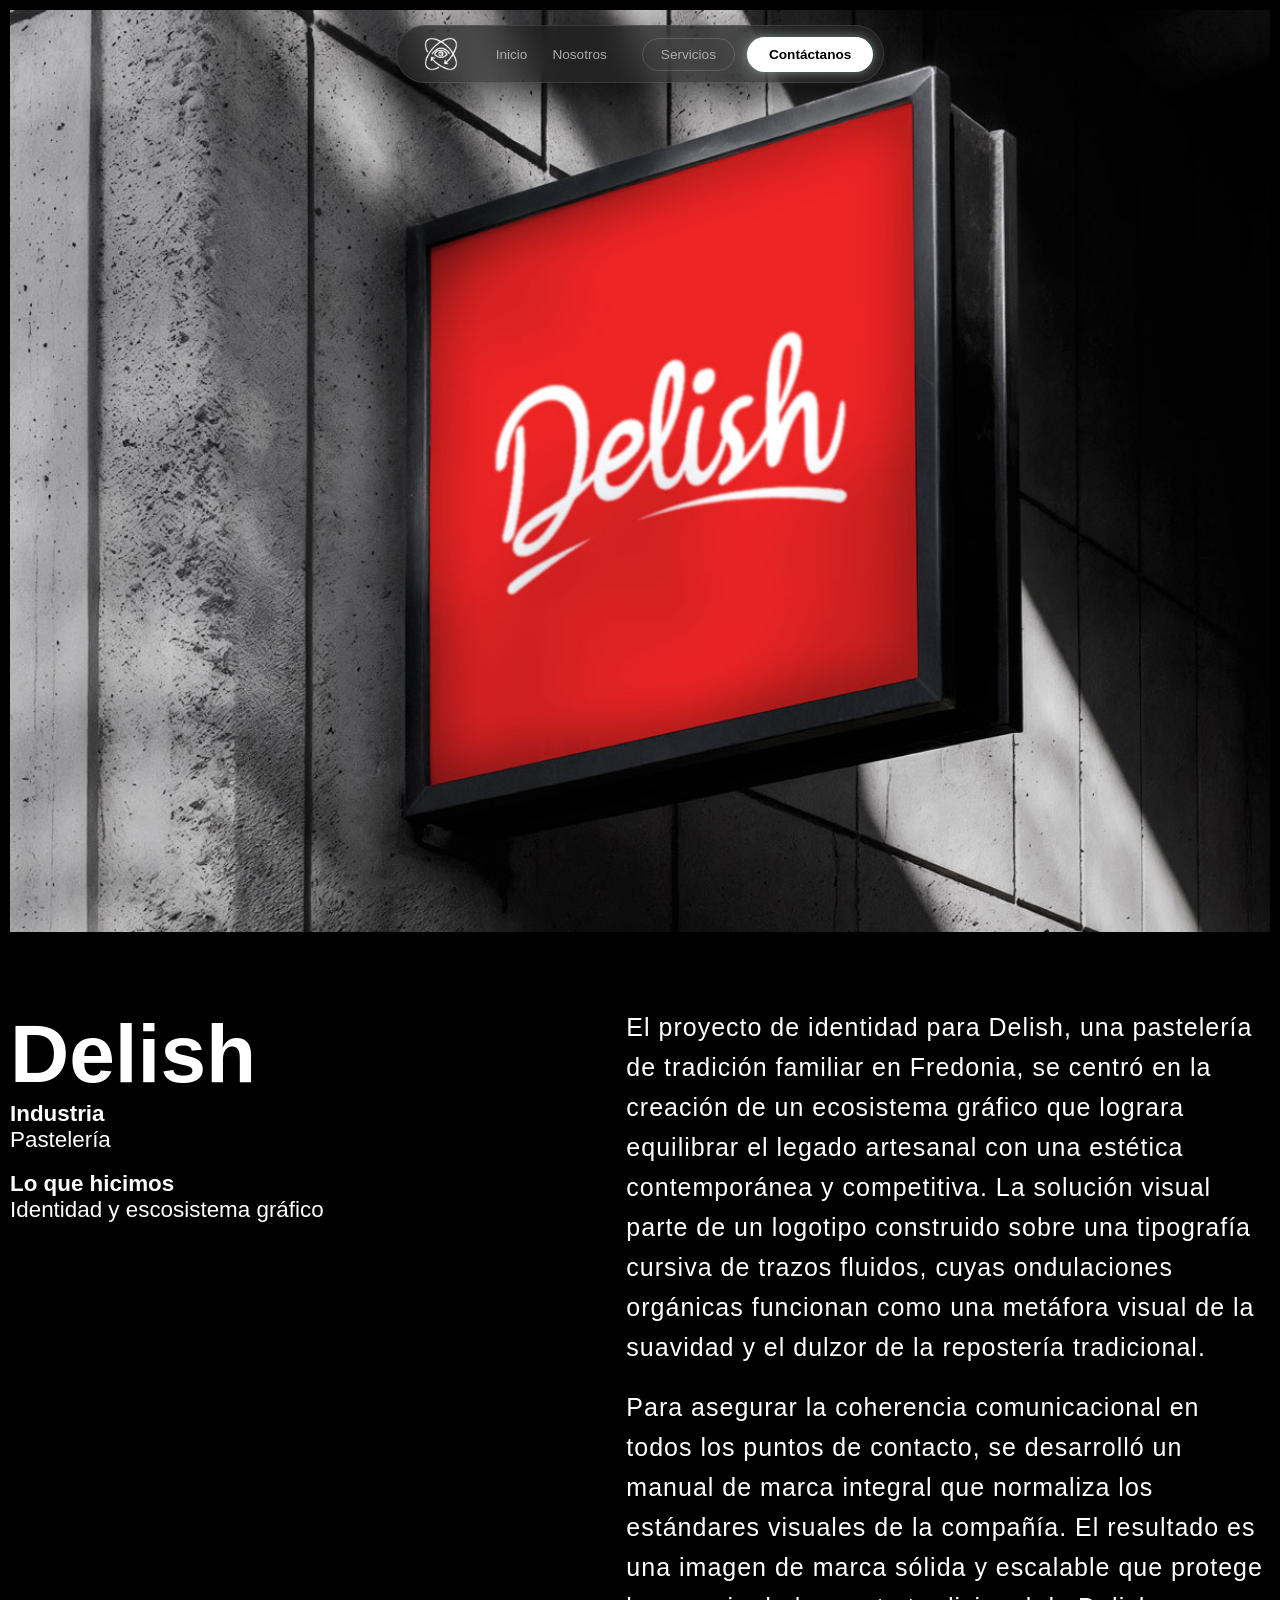
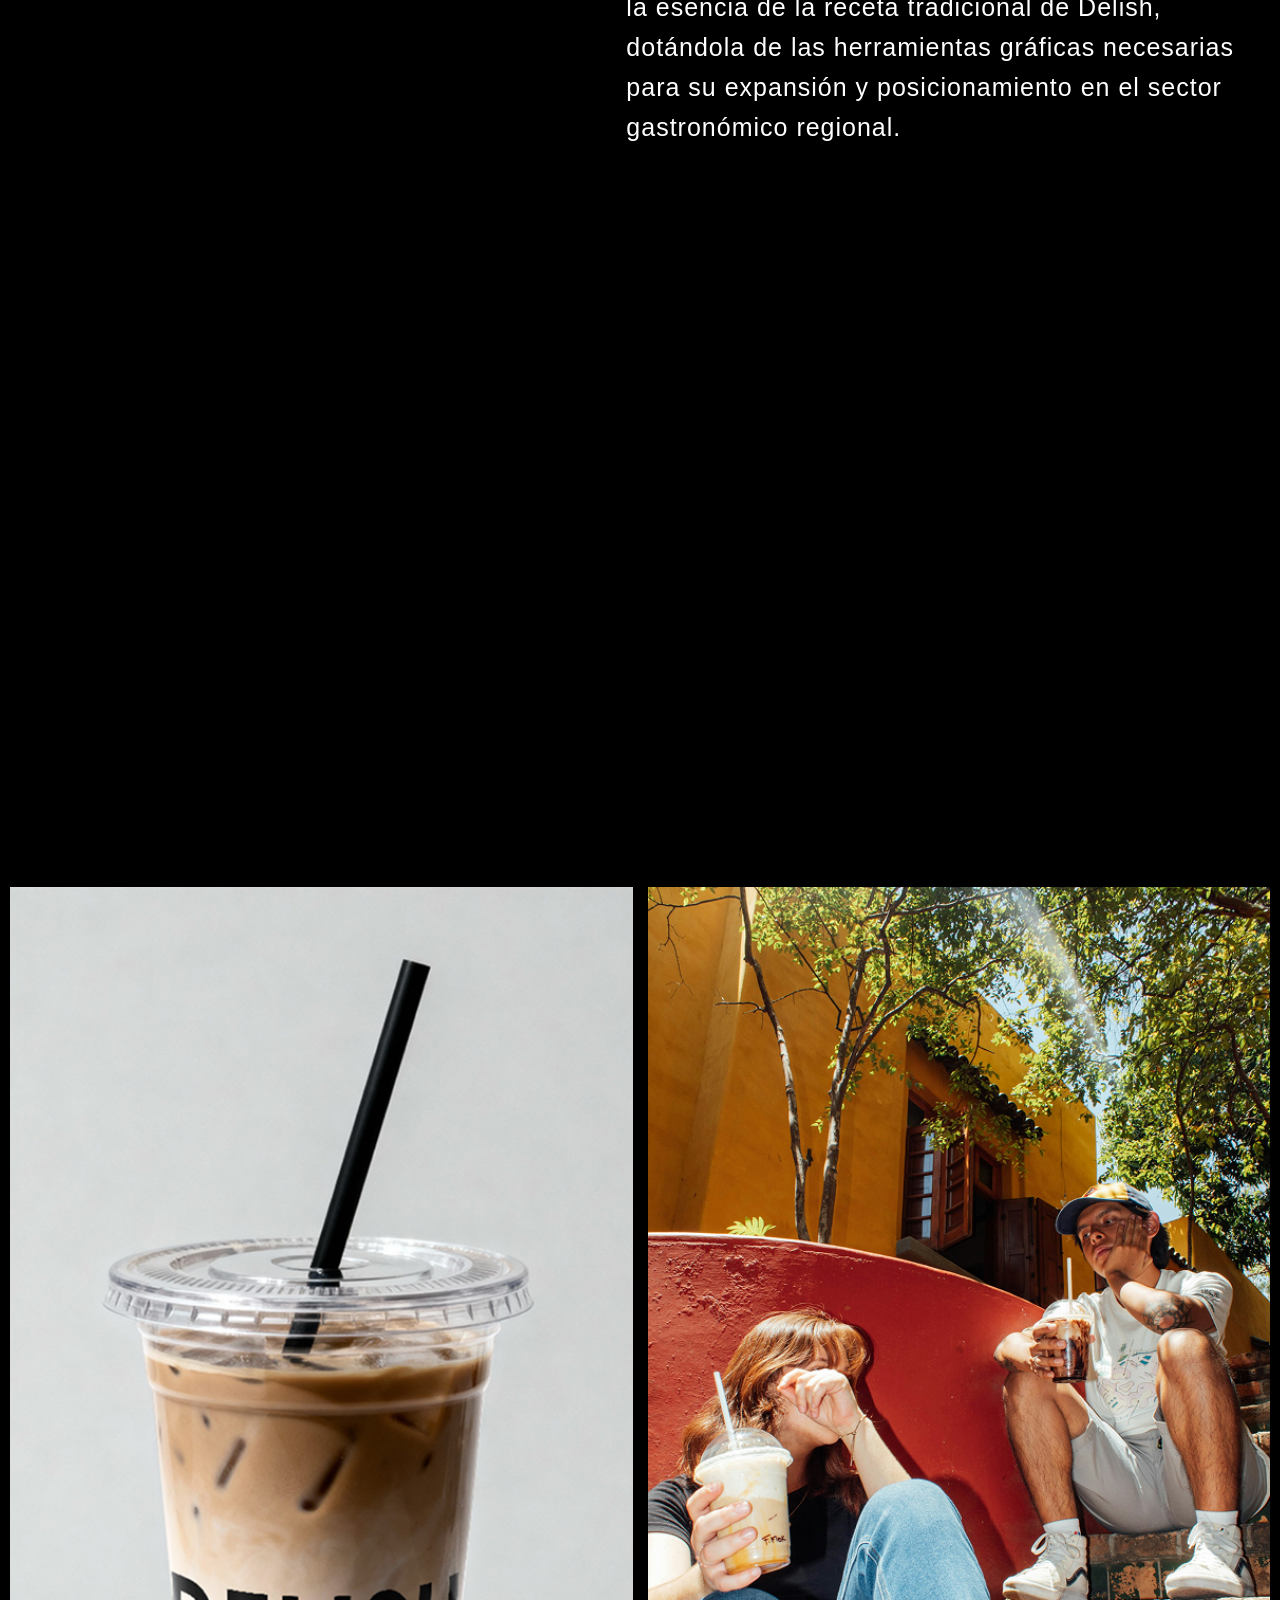
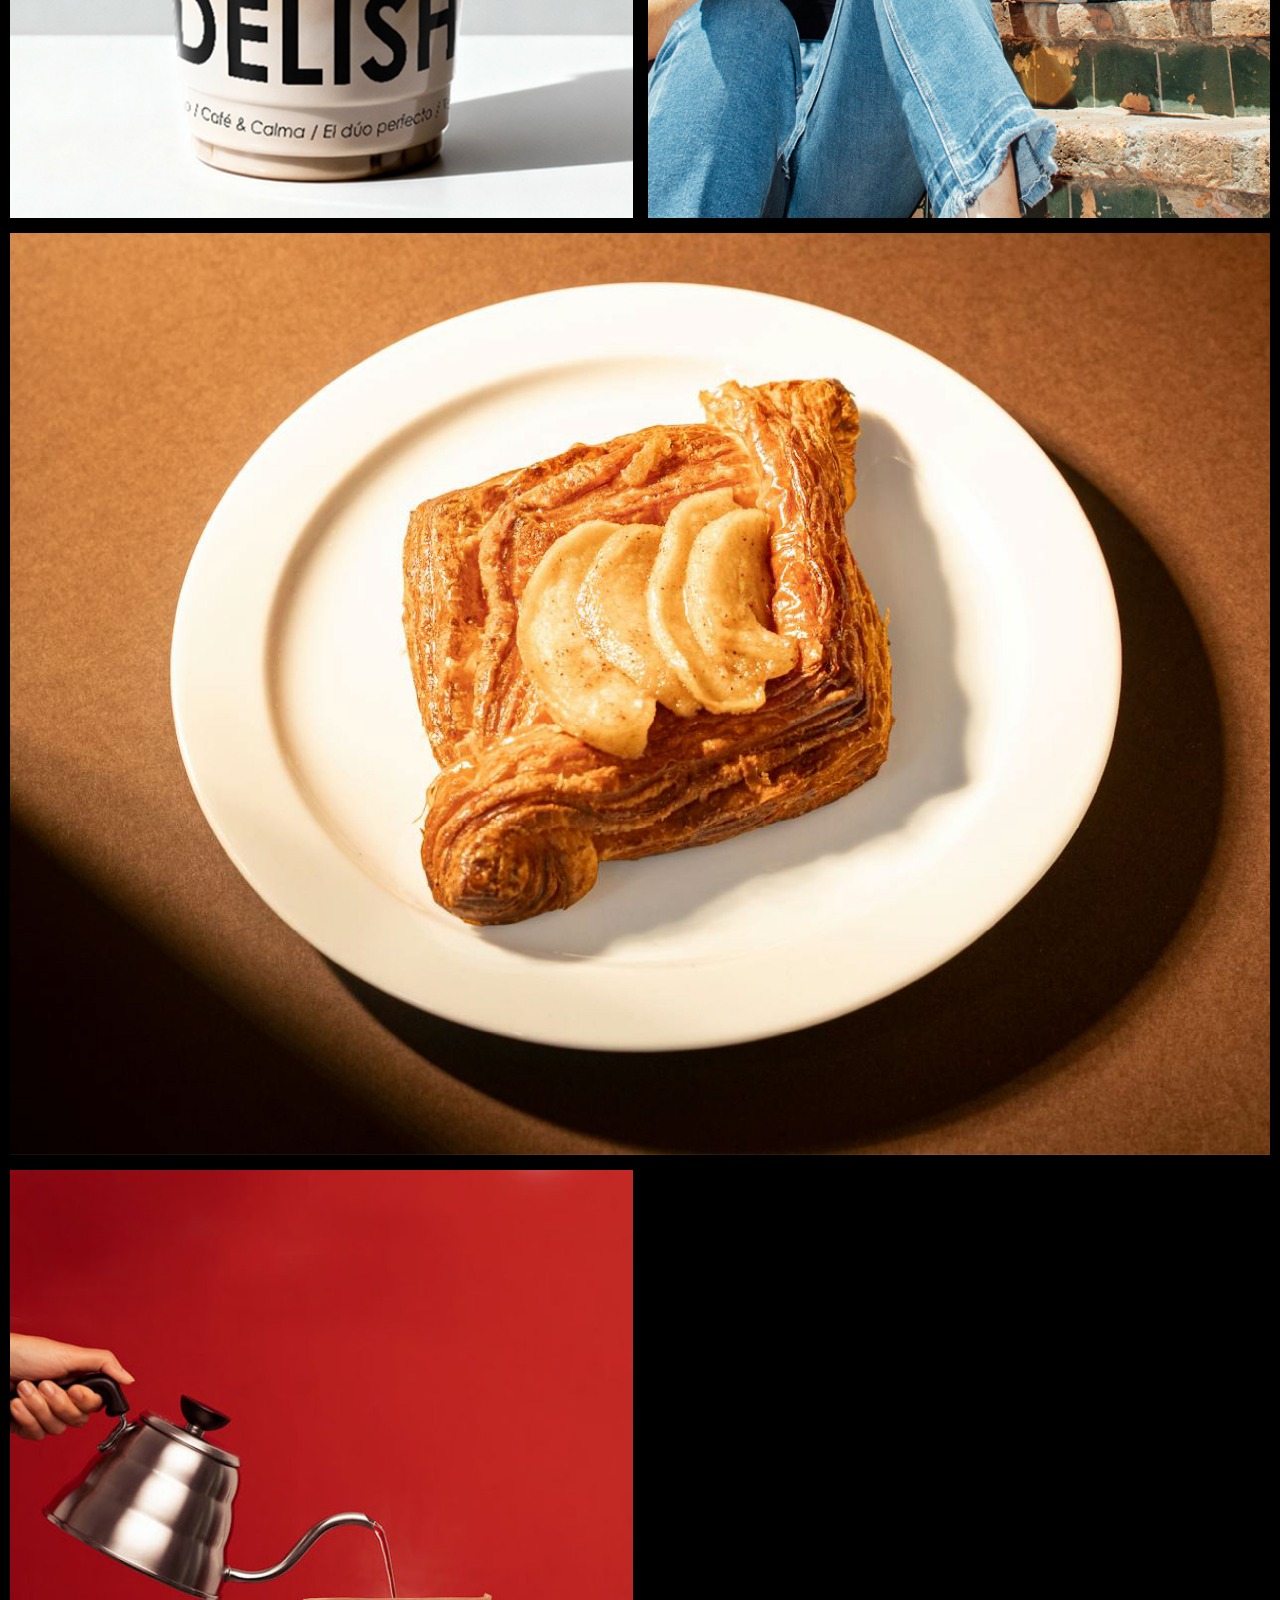
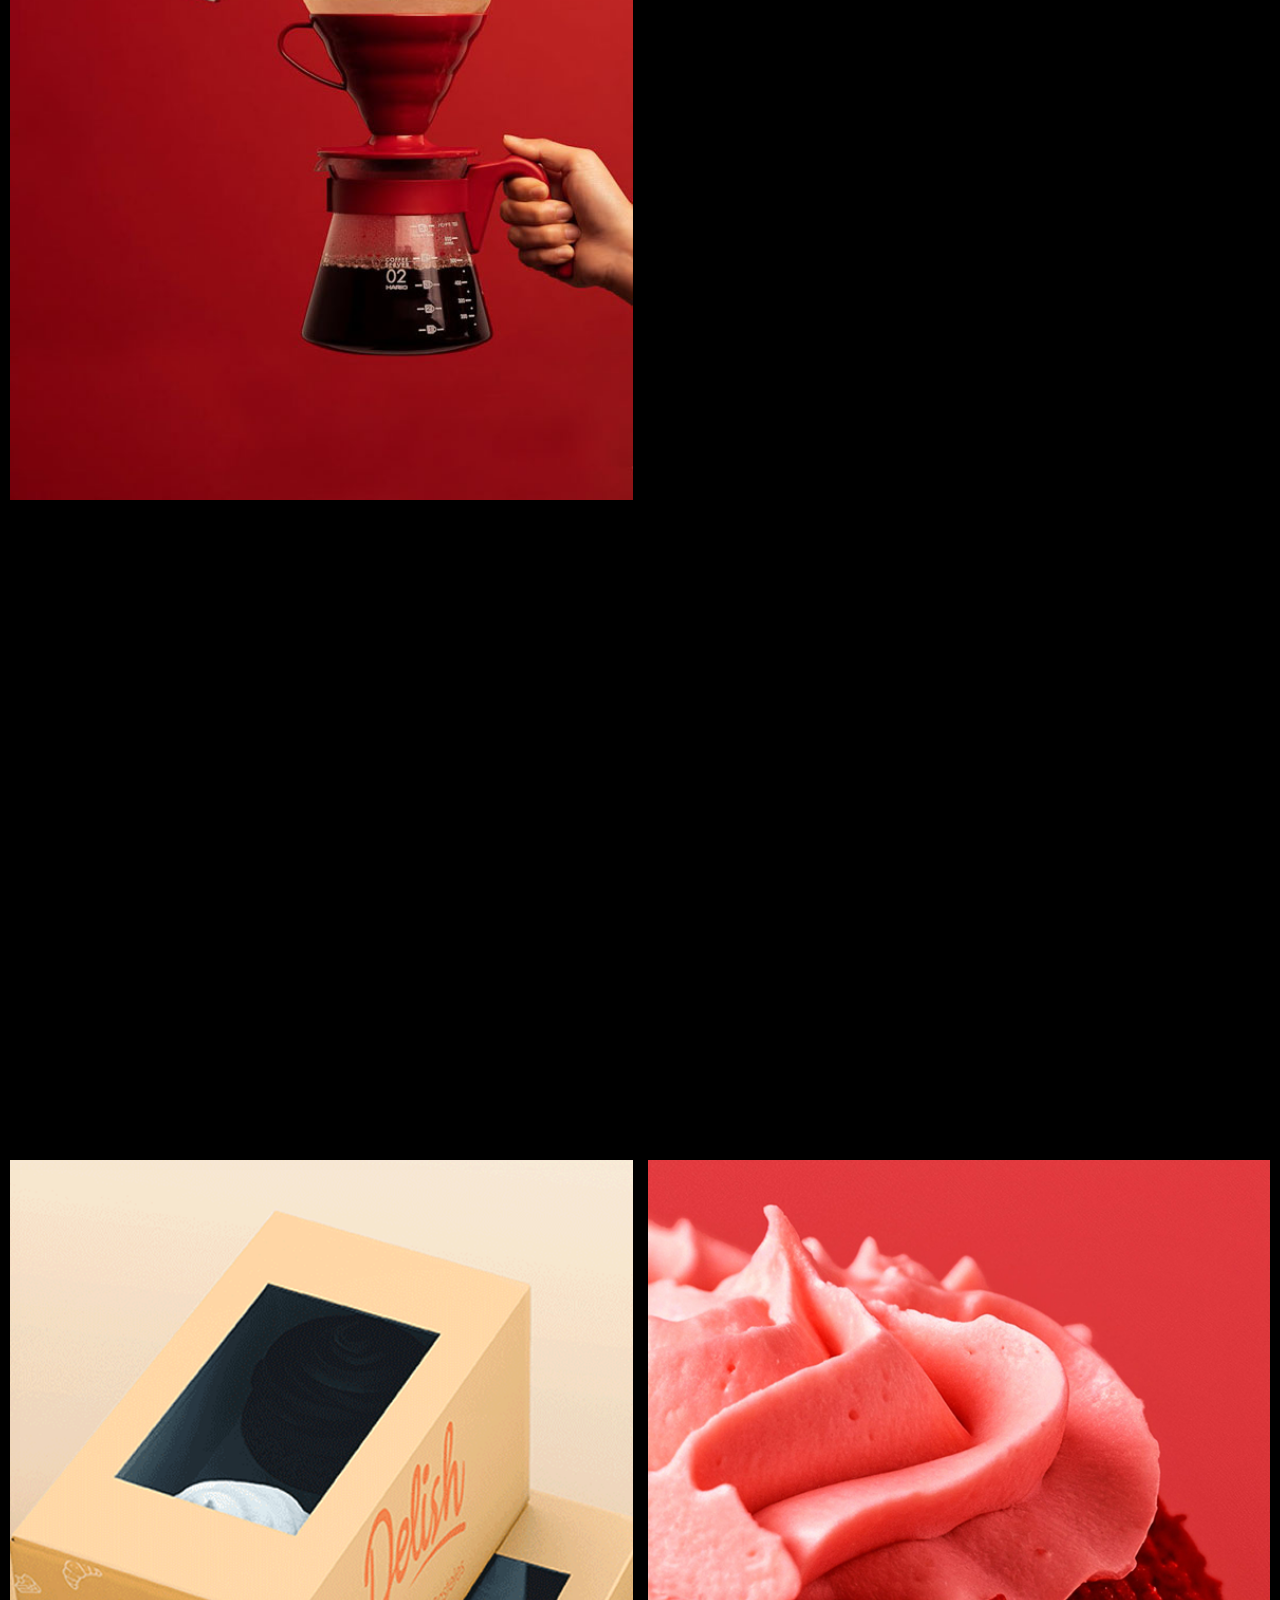
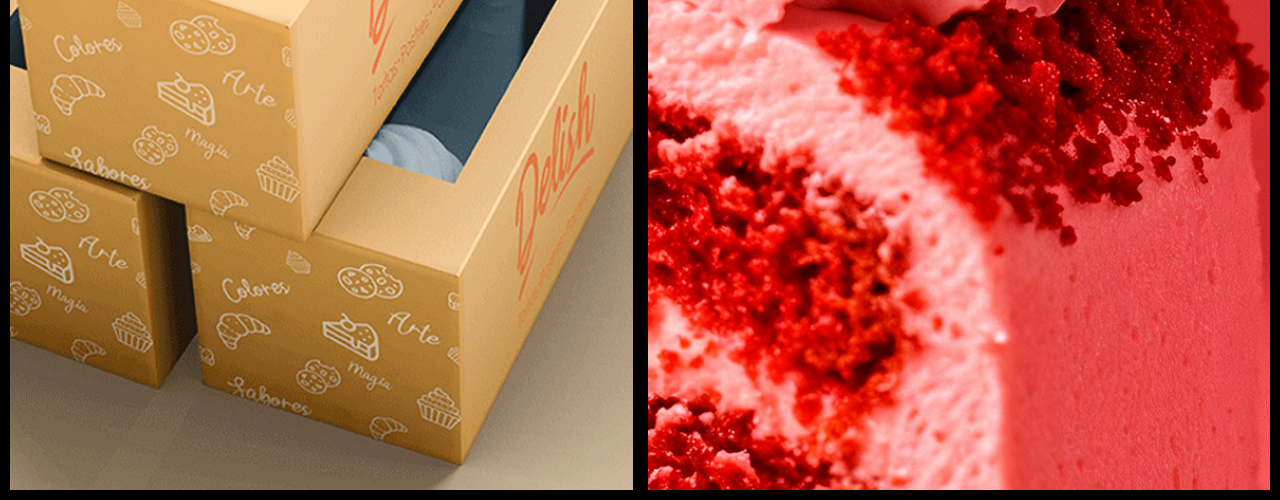
<file: Delish.html>
<!DOCTYPE html>
<html lang="es">

<head>
<meta charset="UTF-8">
<meta name="viewport" content="width=device-width, initial-scale=1.0">

<title>Delish</title>

<link rel="stylesheet" href="css/estilosLaPiloto.css">

</head>

<body>


<header>
    <div class="nav-container">
        <div class="nav-pill">
            <div class="nav-logo">
                <img src="imagenes/icon_1.png" alt="sglow"> </div>
            <nav class="nav-links">
                <a href="https://sglow.com.co/">Inicio</a>
                <a href="https://sglow.com.co/#nosotros">Nosotros</a>
            </nav>
            <div class="nav-actions">
                <a href="https://sglow.com.co/#servicios" class="btn-signin">Servicios</a>
                <a href="https://wa.me/573122334296" class="btn-waitlist">Contáctanos</a>
            </div>
        </div>
    </div>
</header>

<!-- HERO PROYECTO -->

<section class="gallery-container">
        
        <div class="gallery-item item-top">
            <img src="imagenes/Delish_1.jpg" alt="Evento La Piloto, vista general del stand y público">
        </div>

        <div class="gallery-text">
            <div class="gallery-text__left">
                <h1>Delish</h1>
                <p><b>Industria</b></p>
                <p>Pastelería</p><br>
                <p><b>Lo que hicimos</b></p>
                <p>Identidad y escosistema gráfico</p>
            </div>    

            <div class="gallery-text__right">
                
                <p>El proyecto de identidad para Delish, una pastelería de tradición familiar en Fredonia, se centró en la creación de un ecosistema gráfico que lograra equilibrar el legado artesanal con una estética contemporánea y competitiva. La solución visual parte de un logotipo construido sobre una tipografía cursiva de trazos fluidos, cuyas ondulaciones orgánicas funcionan como una metáfora visual de la suavidad y el dulzor de la repostería tradicional.</p>

                <p>Para asegurar la coherencia comunicacional en todos los puntos de contacto, se desarrolló un manual de marca integral que normaliza los estándares visuales de la compañía. El resultado es una imagen de marca sólida y escalable que protege la esencia de la receta tradicional de Delish, dotándola de las herramientas gráficas necesarias para su expansión y posicionamiento en el sector gastronómico regional.</p>
            </div>   
        </div>     

        <div class="gallery-item item-top">
            <video autoplay loop muted playsinline class="video-content">
            <source src="imagenes/delish_2.mp4" type="video/mp4">
            Tu navegador no soporta videos.
        </video>
        </div>

        <div class="gallery-item item-bottom-left">
            <img src="imagenes/Delish_3.jpg" alt="Interior del stand, personas interactuando">
        </div>


        <div class="gallery-item item-bottom-right">
            <img src="imagenes/delish_4.png" alt="Interior del stand, personas interactuando">
        </div>

        <div class="gallery-item item-top">
            <img src="imagenes/delish_5.jpg" alt="Evento La Piloto, vista general del stand y público">
        </div>

        <div class="gallery-item item-bottom-left">
            <img src="imagenes/delish_6.jpg" alt="Cartel La Villa de las Palabras - Salón La Piloto 2023">
        </div>

        <div class="gallery-item item-bottom-right">
            <video autoplay loop muted playsinline class="video-content">
            <source src="imagenes/delish_7.mp4" type="video/mp4">
            Tu navegador no soporta videos.
        </video>
        </div>
        <div class="gallery-item item-top">
        <video autoplay loop muted playsinline class="video-content">
            <source src="imagenes/delish_8.mp4" type="video/mp4">
            Tu navegador no soporta videos.
        </video>
        </div>
        <div class="gallery-item item-bottom-left">
            <img src="imagenes/delish_9.png" alt="Cartel La Villa de las Palabras - Salón La Piloto 2023">
        </div>
        <div class="gallery-item item-bottom-right">
            <img src="imagenes/delish_10.jpg" alt="Interior del stand, personas interactuando">
        </div>
       

    </section>

</body>
</html>
</file>
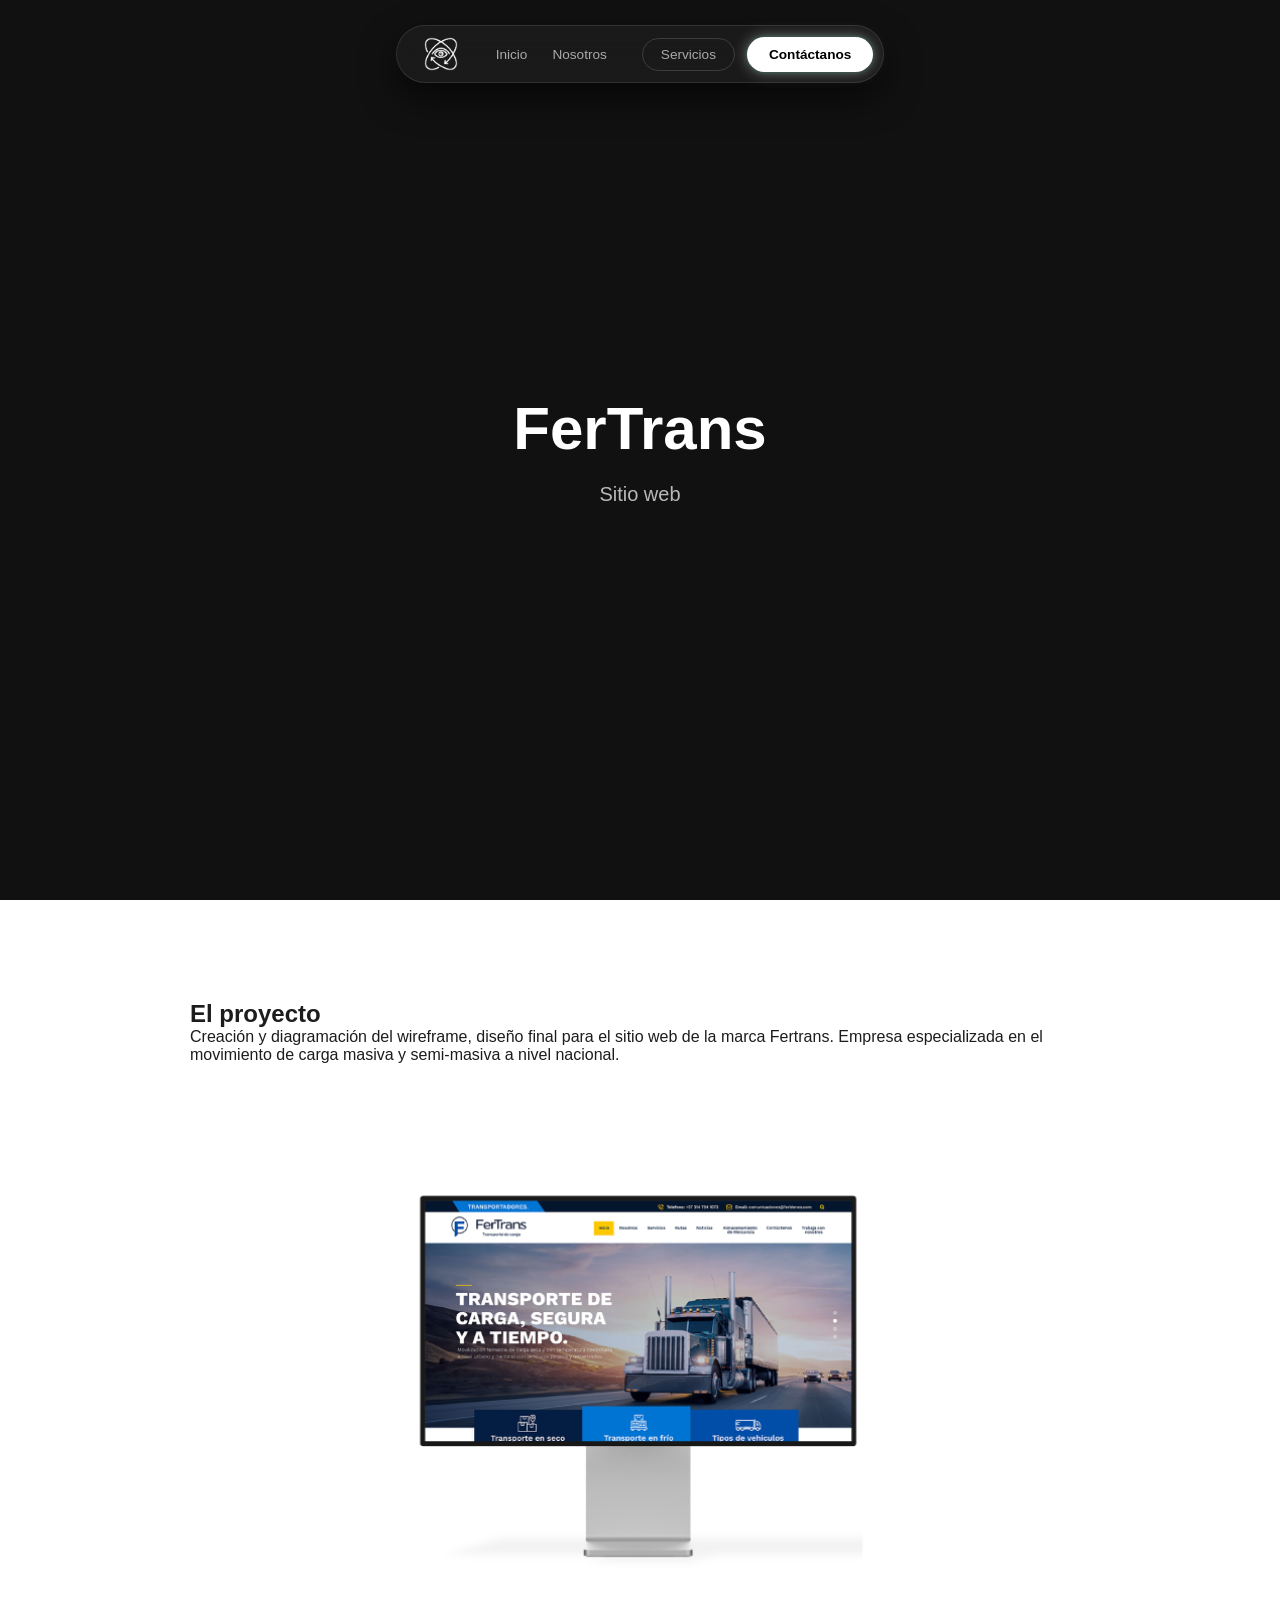
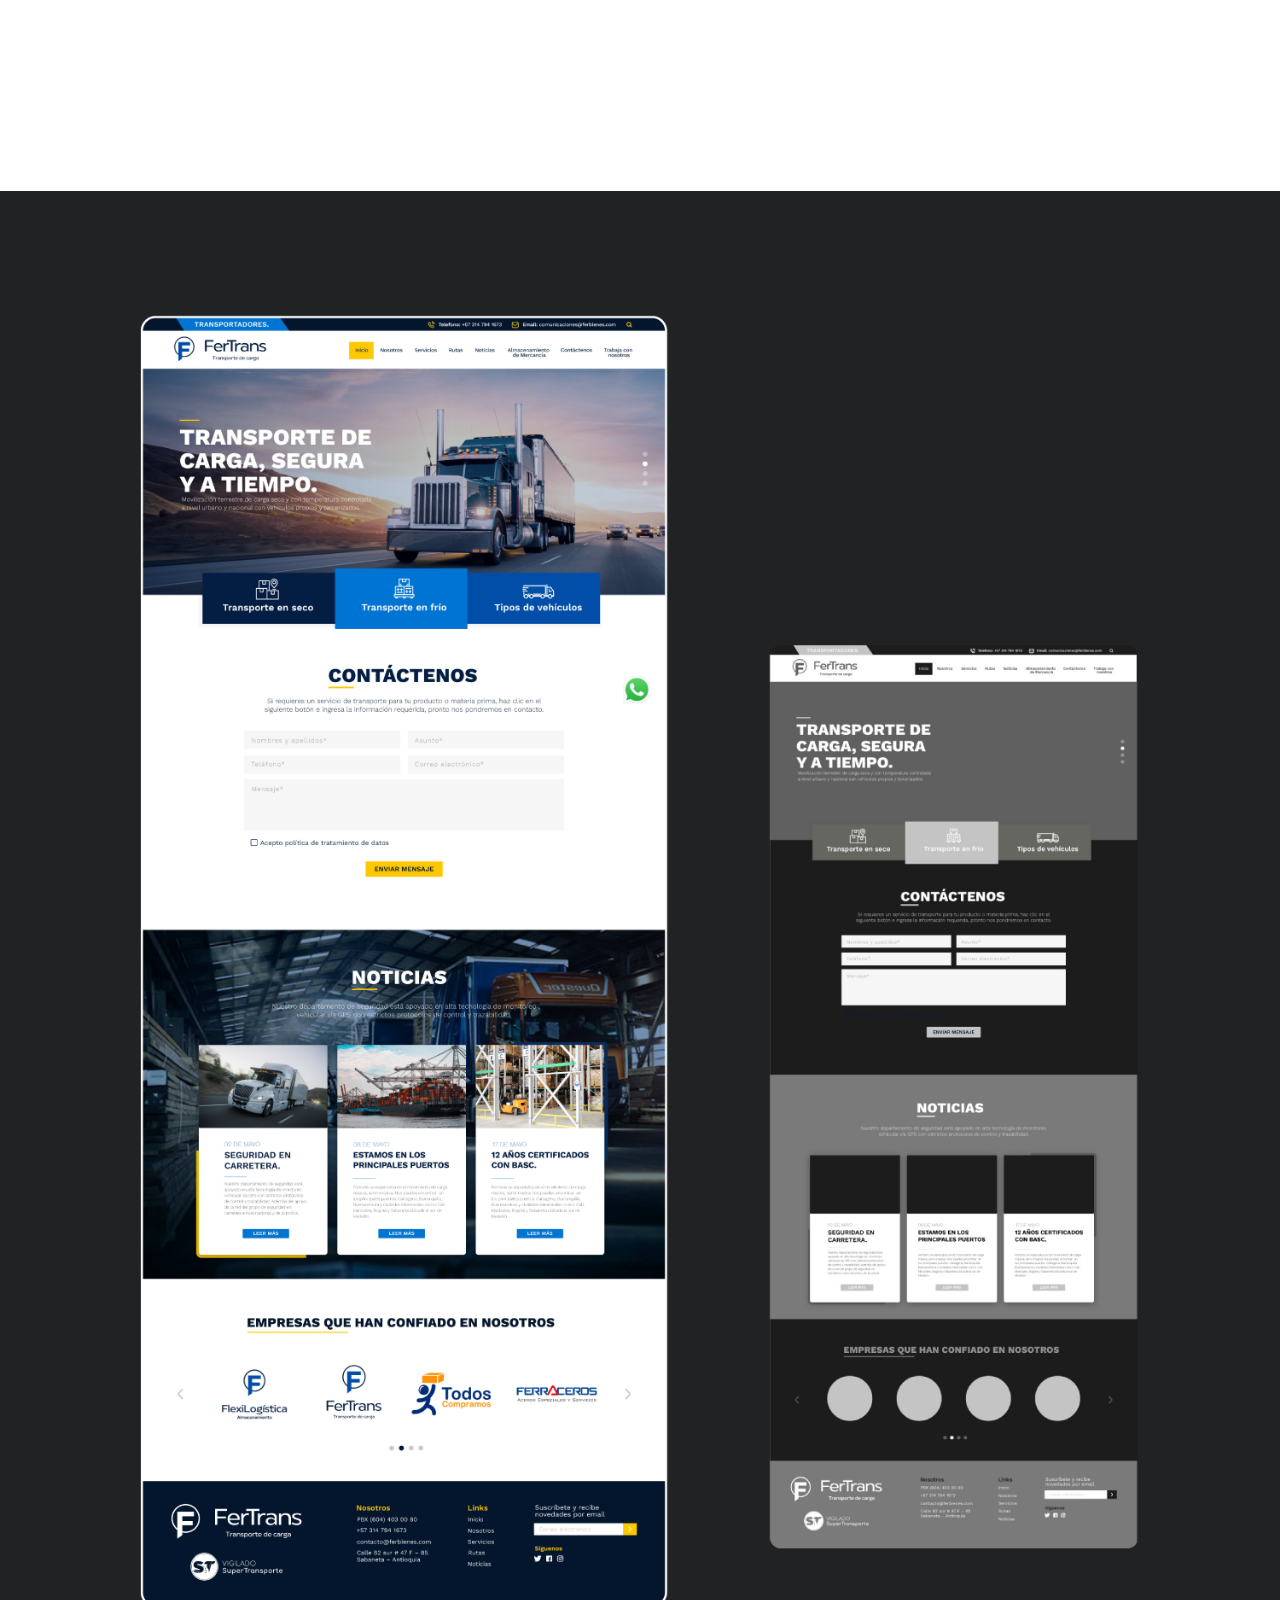
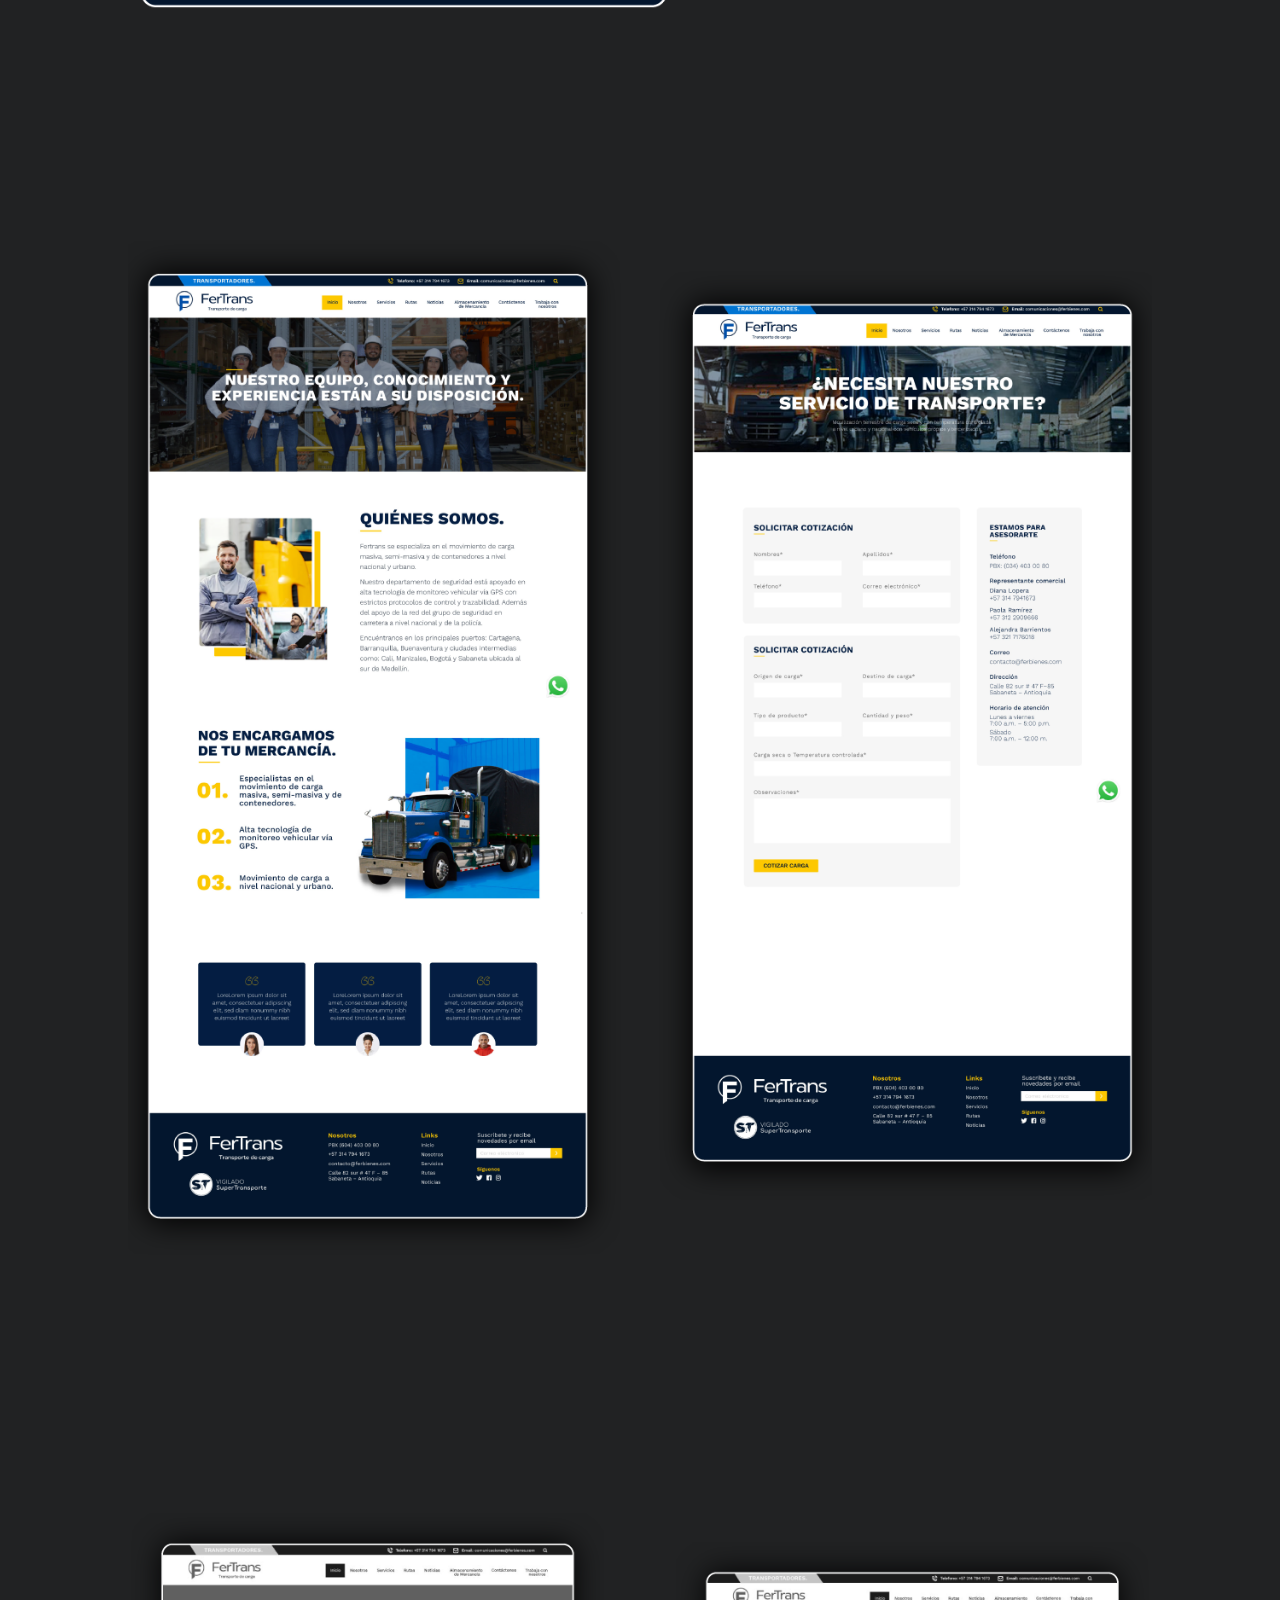
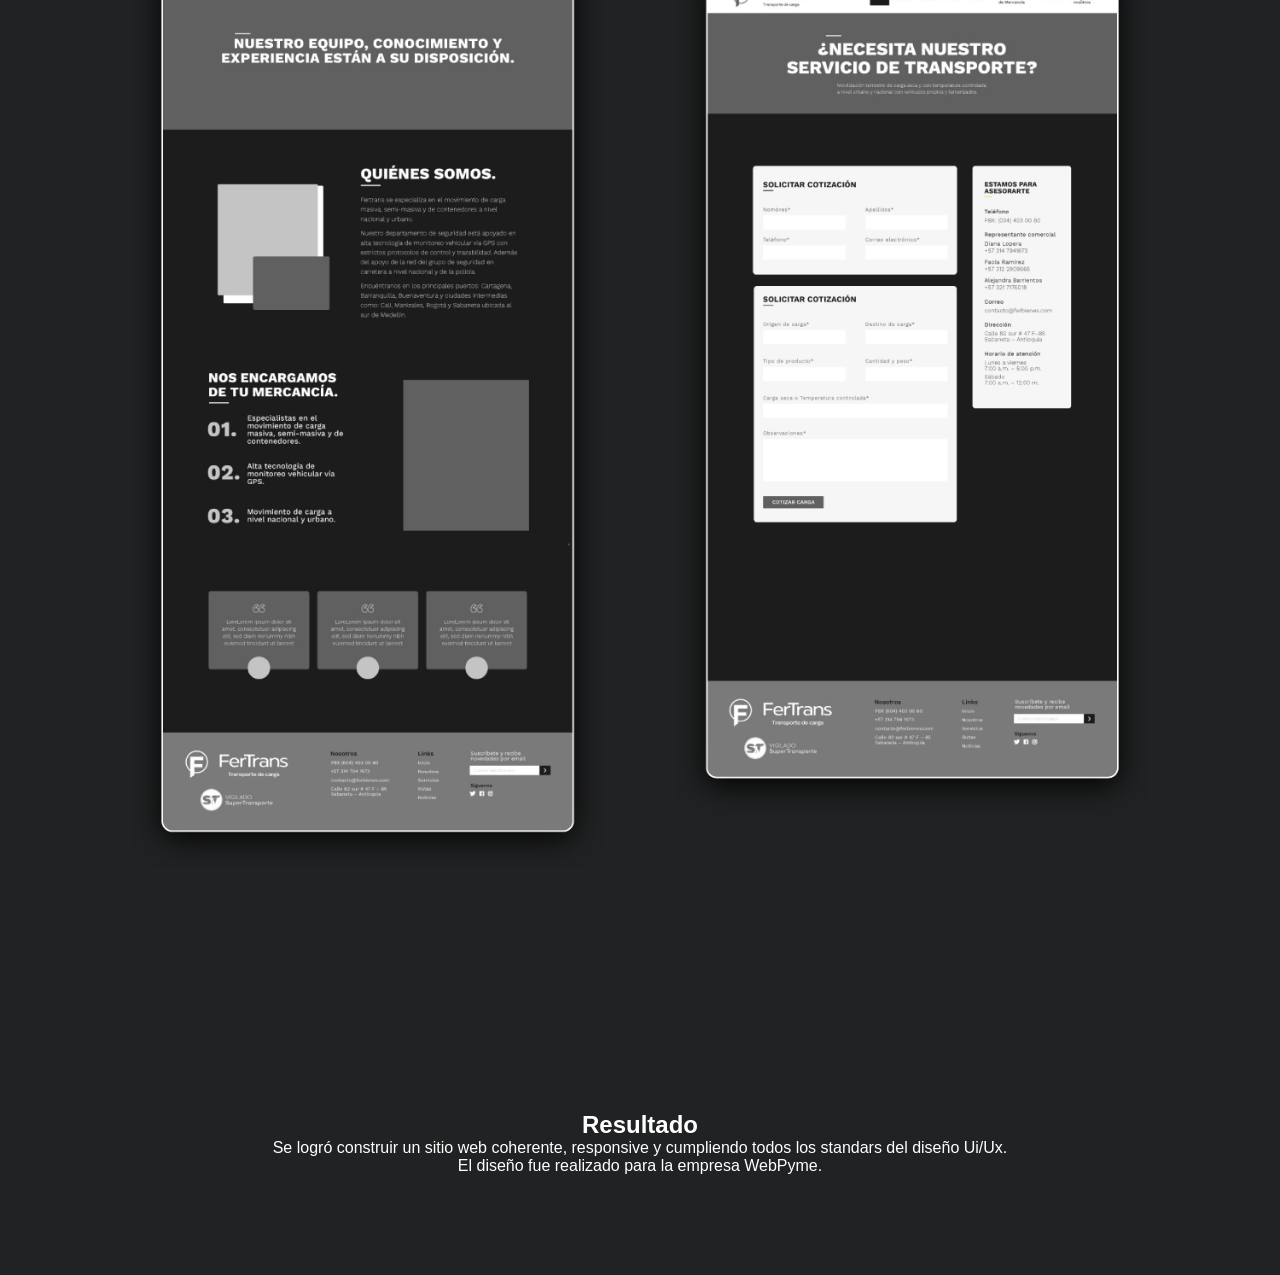
<file: FerTrans.html>
<!DOCTYPE html>
<html lang="es">

<head>
<meta charset="UTF-8">
<meta name="viewport" content="width=device-width, initial-scale=1.0">

<title>FerTrans</title>

<link rel="stylesheet" href="css/estilosFerTrans.css">

</head>

<body>


<header>
    <div class="nav-container">
        <div class="nav-pill">
            <div class="nav-logo">
                <img src="imagenes/icon_1.png" alt="sglow"> </div>
            <nav class="nav-links">
                <a href="https://sglow.com.co/">Inicio</a>
                <a href="https://sglow.com.co/#nosotros">Nosotros</a>
            </nav>
            <div class="nav-actions">
                <a href="https://sglow.com.co/#servicios" class="btn-signin">Servicios</a>
                <a href="https://wa.me/573122334296" class="btn-waitlist">Contáctanos</a>
            </div>
        </div>
    </div>
</header>

<!-- HERO PROYECTO -->

<section class="project-hero">

    <div class="hero-content">
        <h1>FerTrans</h1>
        <p>Sitio web</p>
    </div>

</section>


<!-- INTRO PROYECTO -->

<section class="project-intro">

<div class="container">

<h2>El proyecto</h2>

<p>
Creación y diagramación del wireframe, diseño final para el
sitio web de la marca Fertrans. Empresa especializada en el
movimiento de carga masiva y semi-masiva a nivel nacional.
</p>

</div>

<!-- IMAGEN GRANDE -->

<section class="first-image">

<img src="imagenes/Fer_1.png" alt="Banner_Fer">

</section>

</section>



<section class="full-image">


<img src="imagenes/Fer_2.png" alt="Banner_Fer">

</section>


<section class="full-image">


<img src="imagenes/Fer_3.png" alt="Banner_Fer">

</section>

<section class="full-image">


<img src="imagenes/Fer_4.png" alt="Banner_Fer">

</section>




<!-- RESULTADO -->

<section class="project-result">

<div class="container">

<h2>Resultado</h2>

<p>
Se logró construir un sitio web coherente, responsive y cumpliendo todos los standars del diseño
Ui/Ux. <br>
El diseño fue realizado para la empresa WebPyme. 
</p>

</div>

</section>






</body>
</html>
</file>
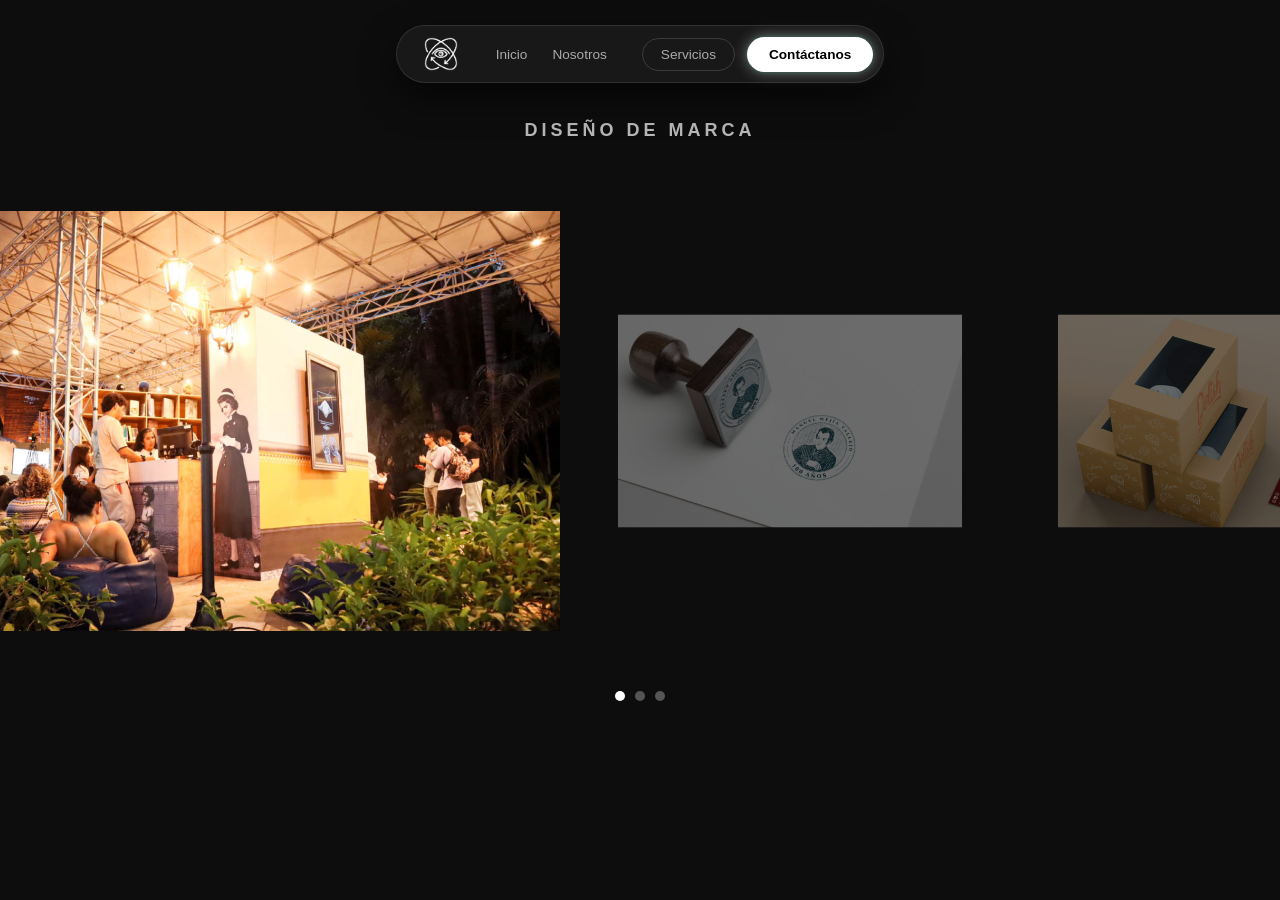
<file: Portafolio_brand.html>
<!DOCTYPE html>
<html lang="es">

<head>

<meta charset="UTF-8">
<meta name="viewport" content="width=device-width, initial-scale=1.0">

<title>Branding</title>

<link rel="stylesheet" href="css/estilosPB.css">

</head>

<body>

<header>
    <div class="nav-container">
        <div class="nav-pill">
            <div class="nav-logo">
                <img src="imagenes/icon_1.png" alt="sglow"> </div>
            <nav class="nav-links">
                <a href="https://sglow.com.co/">Inicio</a>
                <a href="https://sglow.com.co/#nosotros">Nosotros</a>
            </nav>
            <div class="nav-actions">
                <a href="https://sglow.com.co/#servicios" class="btn-signin">Servicios</a>
                <a href="https://wa.me/573122334296" class="btn-waitlist">Contáctanos</a>
            </div>
        </div>
    </div>
</header>


<section class="sg-slider">
  <h2 class="sg-title">DISEÑO DE MARCA</h2>
 
  <div class="sg-track-wrap">
 
    <!-- Slide 1 -->
    <div class="sg-slide active">
      <img src="imagenes/PortafolioBrand_1.jpg" alt="Salón La Piloto">
      <div class="sg-overlay">
        <p class="sg-overlay-title">Salón La Piloto</p>
        <a href="https://sglow.com.co/LaPiloto" class="sg-overlay-btn">Ver proyecto</a>
      </div>
    </div>
 
    <!-- Slide 2 -->
    <div class="sg-slide">
      <img src="imagenes/PortafolioBrand_2.jpg" alt="Sello Manuel Mejía V.">
      <div class="sg-overlay">
        <p class="sg-overlay-title">Sello Manuel Mejía V.</p>
        <a href="https://sglow.com.co/MMV" class="sg-overlay-btn">Ver proyecto</a>
      </div>
    </div>
 
    <!-- Slide 3 -->
    <div class="sg-slide">
      <img src="imagenes/PortafolioBrand_3.jpg" alt="Pastelería Delish">
      <div class="sg-overlay">
        <p class="sg-overlay-title">Pastelería Delish</p>
        <a href="https://sglow.com.co/Delish" class="sg-overlay-btn">Ver proyecto</a>
      </div>
    </div>
 
  </div>
 
  <div class="sg-dots">
    <button class="sg-dot active" aria-label="Slide 1"></button>
    <button class="sg-dot" aria-label="Slide 2"></button>
    <button class="sg-dot" aria-label="Slide 3"></button>
  </div>
</section>


<script src="js/PortBrand_script.js"></script>

</body>

</html>
</file>
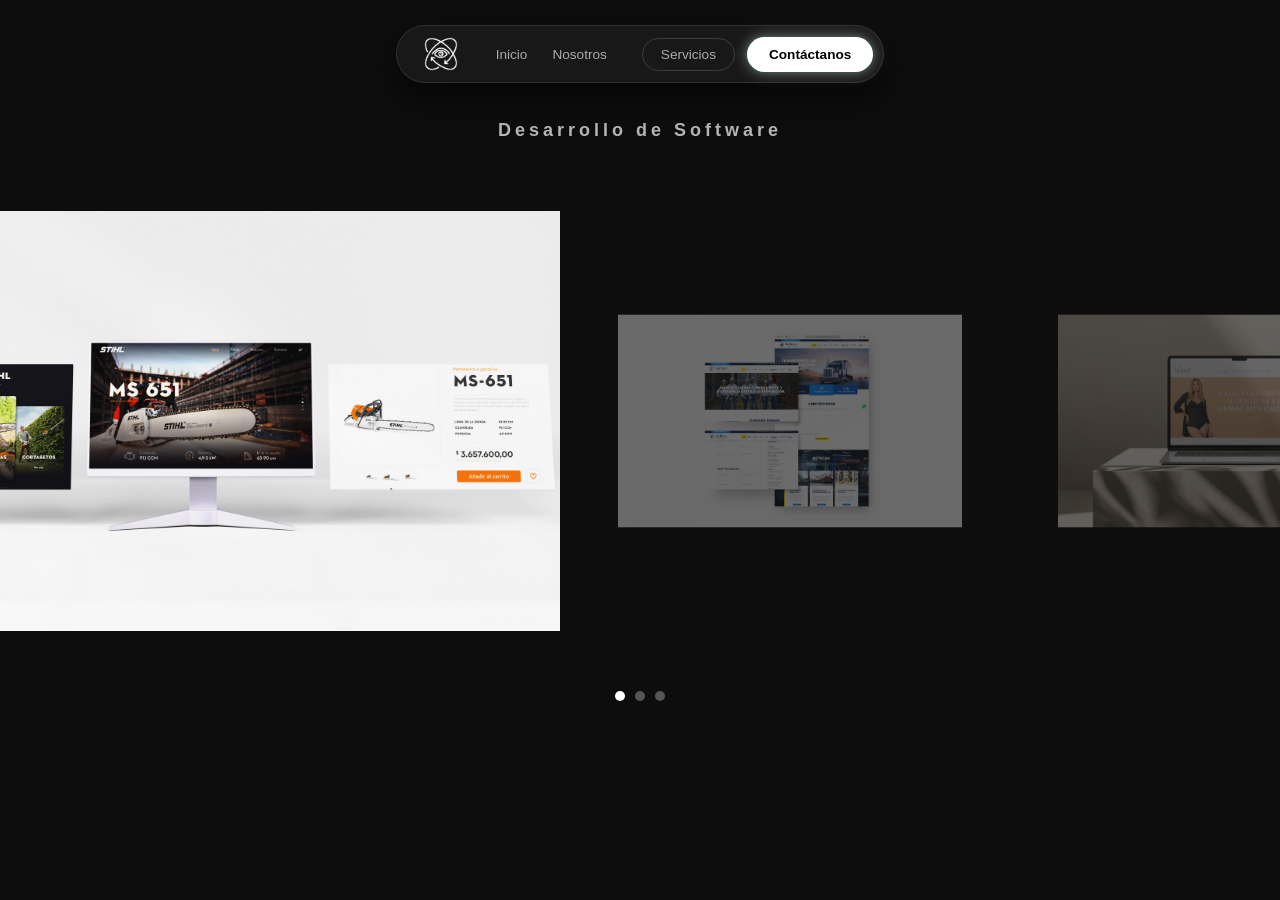
<file: Portafolio_UI.html>
<!DOCTYPE html>
<html lang="es">

<head>

<meta charset="UTF-8">
<meta name="viewport" content="width=device-width, initial-scale=1.0">

<title>PortafolioUi</title>

<link rel="stylesheet" href="css/estilosPB.css">

</head>

<body>

<header>
    <div class="nav-container">
        <div class="nav-pill">
            <div class="nav-logo">
                <img src="imagenes/icon_1.png" alt="sglow"> </div>
            <nav class="nav-links">
                <a href="https://sglow.com.co/">Inicio</a>
                <a href="https://sglow.com.co/#nosotros">Nosotros</a>
            </nav>
            <div class="nav-actions">
                <a href="https://sglow.com.co/#servicios" class="btn-signin">Servicios</a>
                <a href="https://wa.me/573122334296" class="btn-waitlist">Contáctanos</a>
            </div>
        </div>
    </div>
</header>


<section class="sg-slider">
  <h2 class="sg-title">Desarrollo de Software</h2>
 
  <div class="sg-track-wrap">
 
    <!-- Slide 1 -->
    <div class="sg-slide active">
      <img src="imagenes/PortafolioUi_1.jpg" alt="Salón La Piloto">
      <div class="sg-overlay">
        <p class="sg-overlay-title">Servi Sthil</p>
        <a href="https://sglow.com.co/Sthil" class="sg-overlay-btn">Ver proyecto</a>
      </div>
    </div>
 
    <!-- Slide 2 -->
    <div class="sg-slide">
      <img src="imagenes/PortafolioUi_2.jpg" alt="Sello Manuel Mejía V.">
      <div class="sg-overlay">
        <p class="sg-overlay-title">FerTrans</p>
        <a href="https://sglow.com.co/FerTrans" class="sg-overlay-btn">Ver proyecto</a>
      </div>
    </div>
 
    <!-- Slide 3 -->
    <div class="sg-slide">
      <img src="imagenes/PortafolioUi_3.jpg" alt="Pastelería Delish">
      <div class="sg-overlay">
        <p class="sg-overlay-title">Fajas Venus</p>
        <a href="https://sglow.com.co/Venus" class="sg-overlay-btn">Ver proyecto</a>
      </div>
    </div>
 
  </div>
 
  <div class="sg-dots">
    <button class="sg-dot active" aria-label="Slide 1"></button>
    <button class="sg-dot" aria-label="Slide 2"></button>
    <button class="sg-dot" aria-label="Slide 3"></button>
  </div>
</section>


<script src="js/PortBrand_script.js"></script>

</body>

</html>
</file>
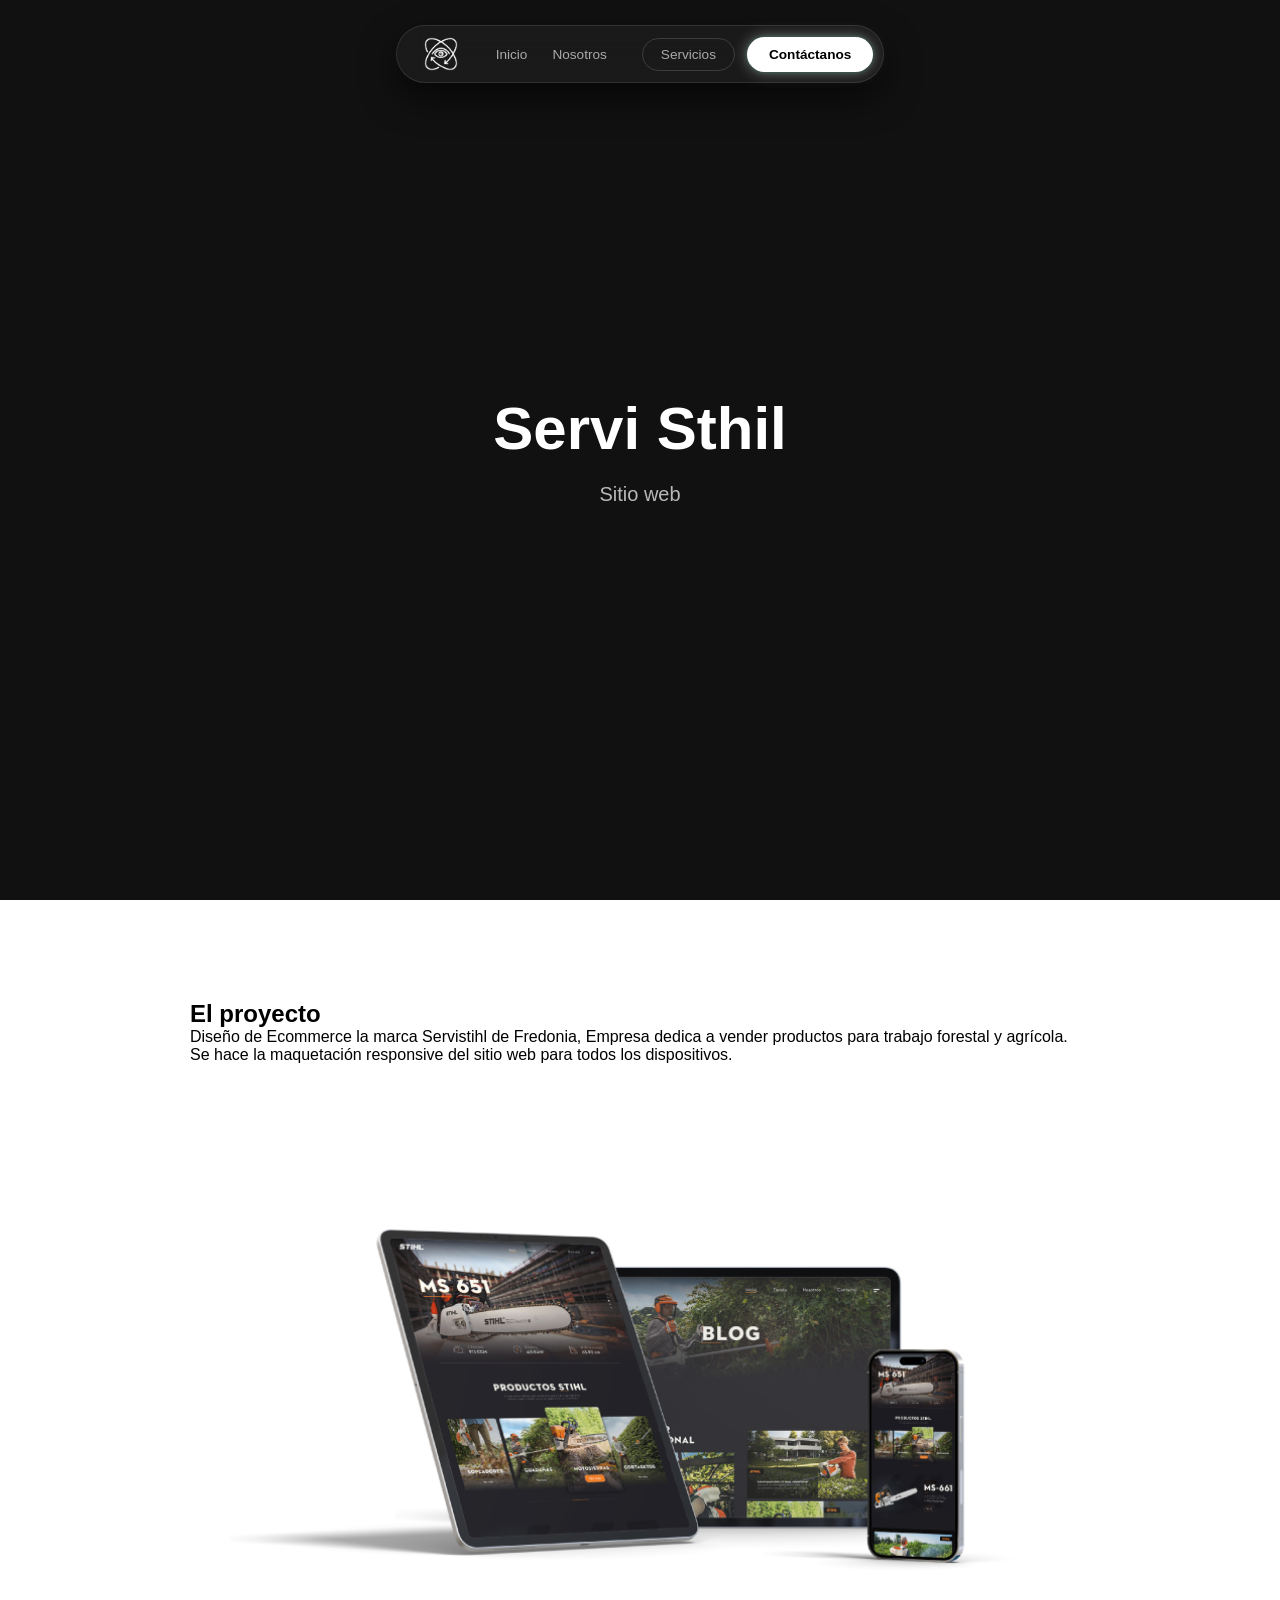
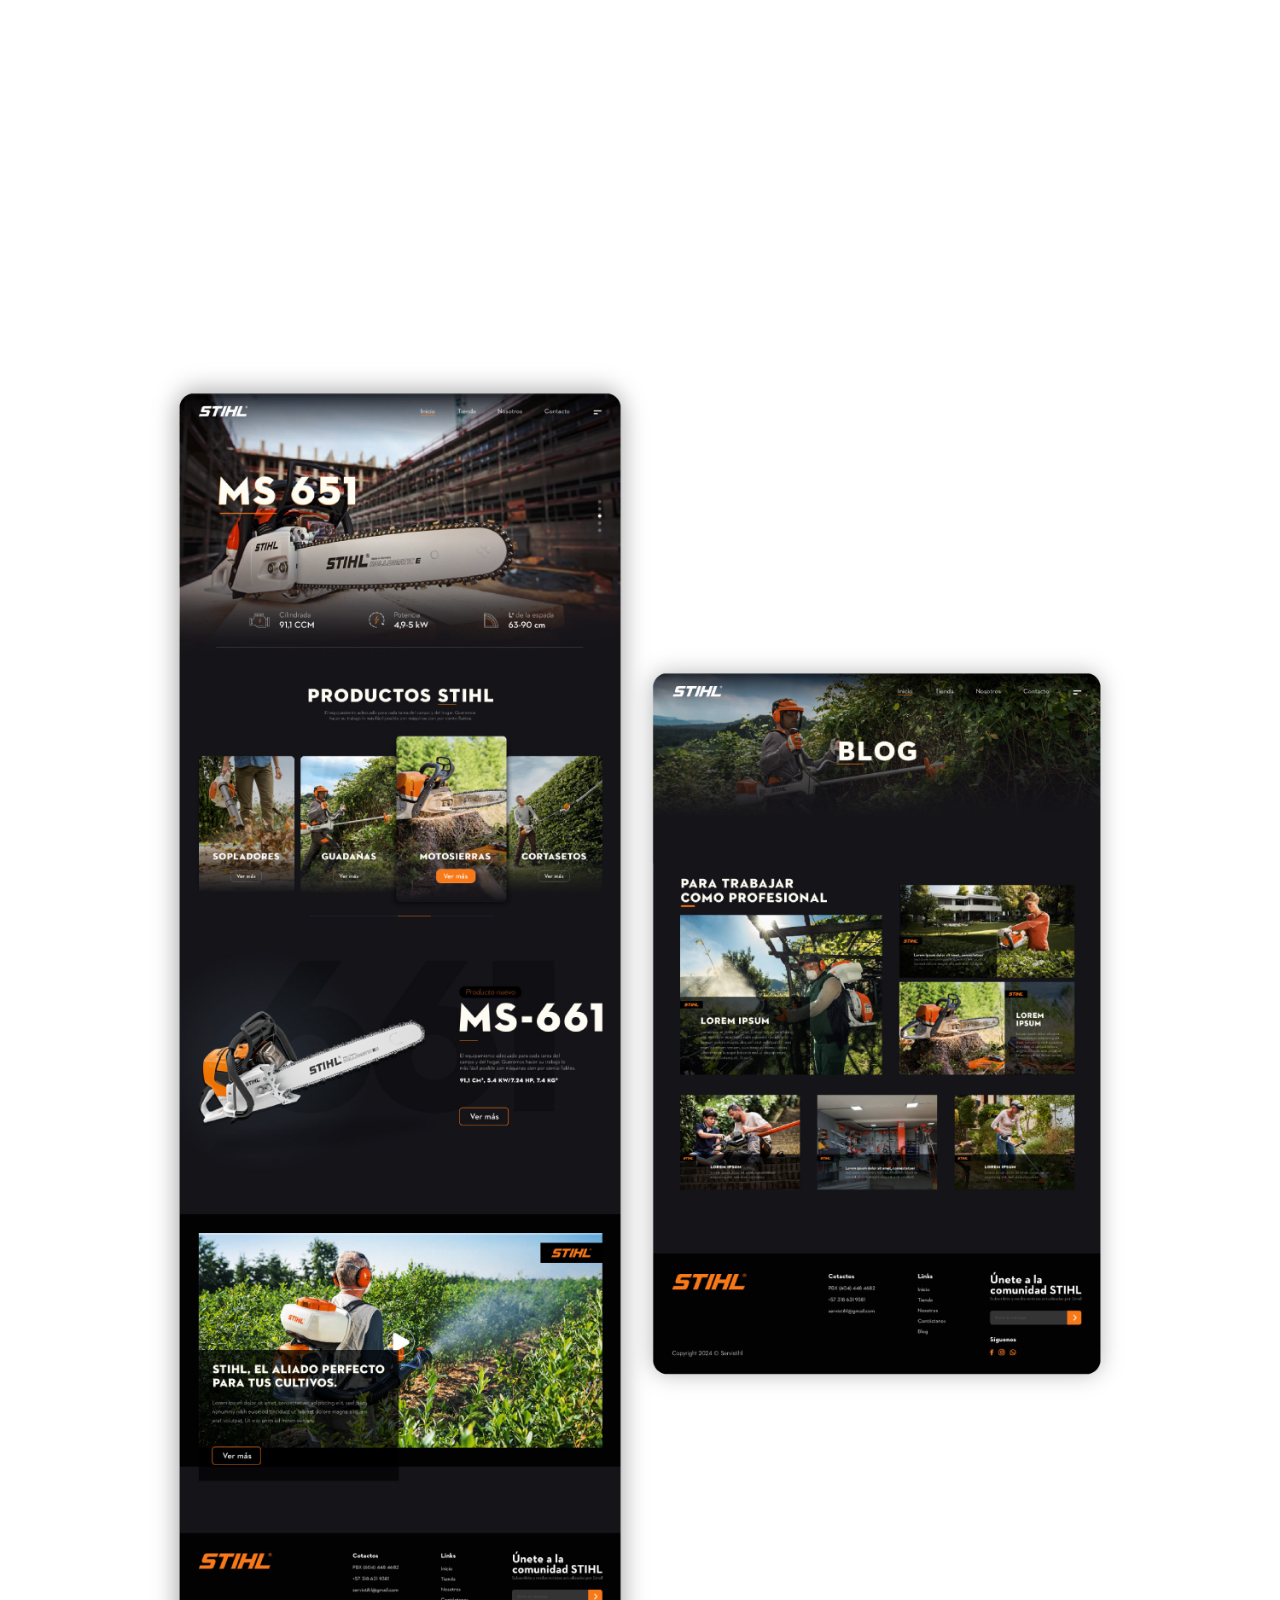
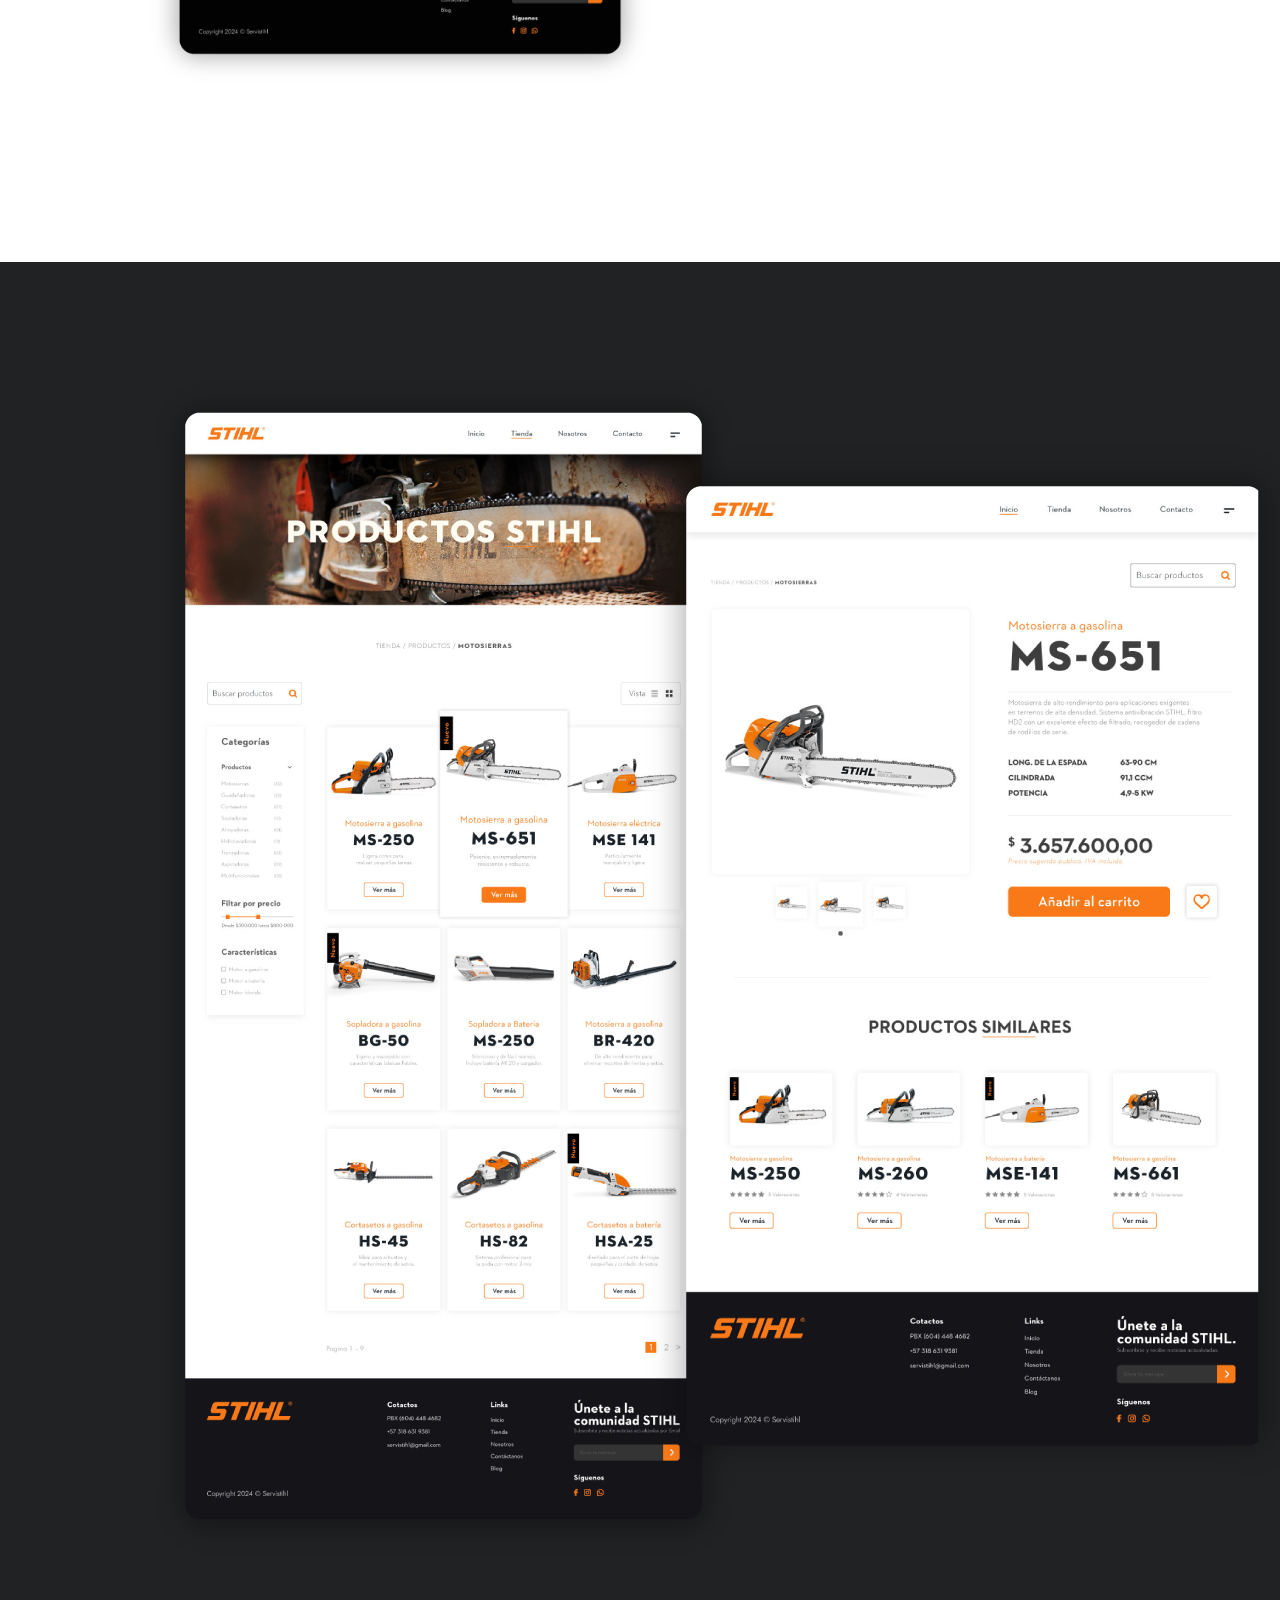
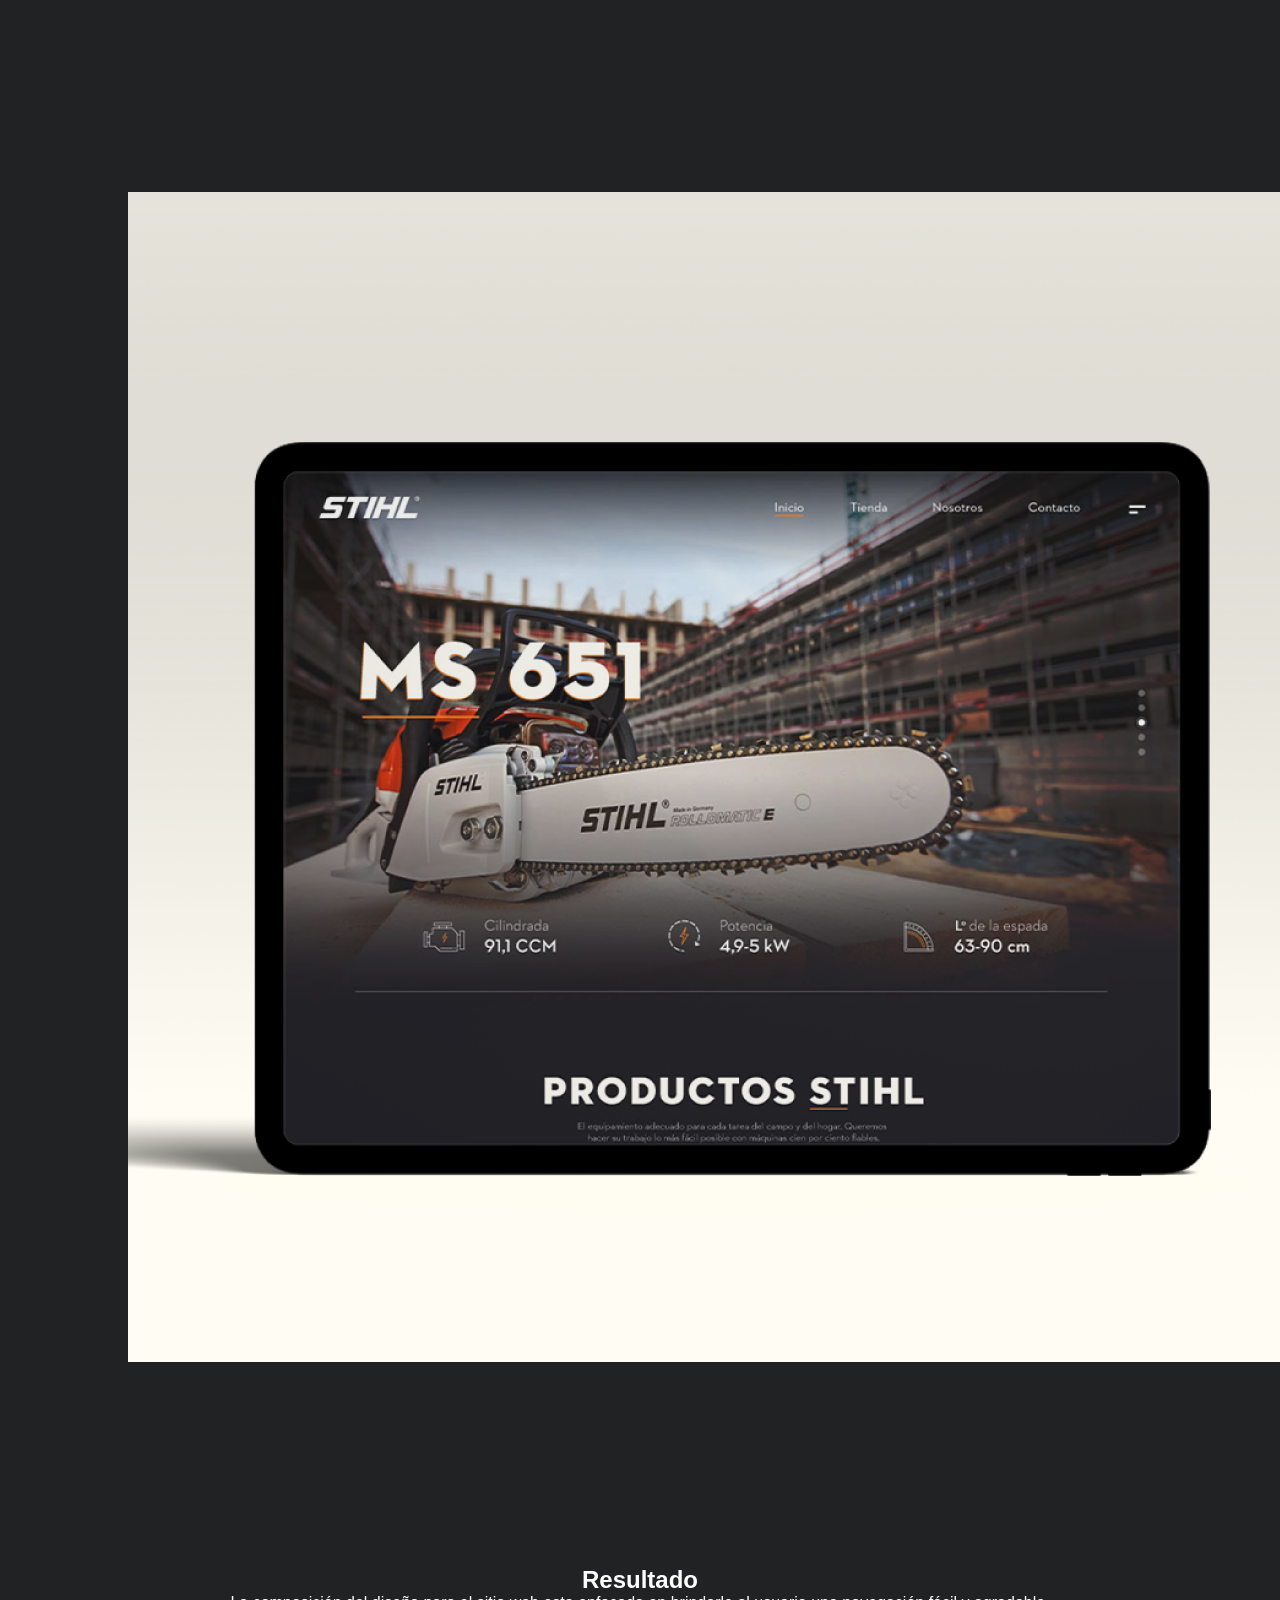
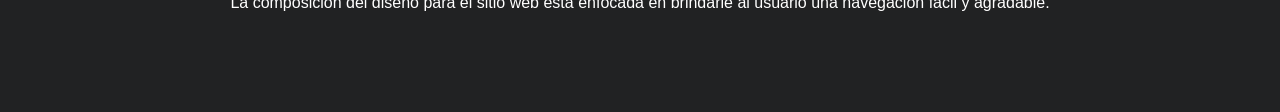
<file: Sthil.html>
<!DOCTYPE html>
<html lang="es">

<head>
<meta charset="UTF-8">
<meta name="viewport" content="width=device-width, initial-scale=1.0">

<title>Sthil</title>

<link rel="stylesheet" href="css/estilosSthil.css">

</head>

<body>


<header>
    <div class="nav-container">
        <div class="nav-pill">
            <div class="nav-logo">
                <img src="imagenes/icon_1.png" alt="sglow"> </div>
            <nav class="nav-links">
               <a href="https://sglow.com.co/">Inicio</a>
                <a href="https://sglow.com.co/#nosotros">Nosotros</a>
            </nav>
            <div class="nav-actions">
                <a href="https://sglow.com.co/#servicios" class="btn-signin">Servicios</a>
                <a href="https://wa.me/573122334296" class="btn-waitlist">Contáctanos</a>
            </div>
        </div>
    </div>
</header>

<!-- HERO PROYECTO -->

<section class="project-hero">

    <div class="hero-content">
        <h1>Servi Sthil</h1>
        <p>Sitio web</p>
    </div>

</section>


<!-- INTRO PROYECTO -->

<section class="project-intro">

<div class="container">

<h2>El proyecto</h2>

<p>
Diseño de Ecommerce la marca Servistihl de Fredonia, Empresa
dedica a vender productos para trabajo forestal y agrícola. Se hace
la maquetación responsive del sitio web para todos los dispositivos.
</p>

</div>

<!-- IMAGEN GRANDE -->

<section class="first-image">

<img src="imagenes/Sthil_1.png" alt="Banner_Sthil">

</section>

</section>



<section class="full-image">


<img src="imagenes/Sthil_2.png" alt="Banner_Sthil">

</section>


<section class="wireframe">


<img src="imagenes/Sthil_3.png" alt="Banner_Sthil">

</section>

<section class="wireframe">


<img src="imagenes/Sthil_4.png" alt="Banner_Sthil">

</section>




<!-- RESULTADO -->

<section class="project-result">

<div class="container">

<h2>Resultado</h2>

<p>
La composición del diseño
para el sitio web esta enfocada
en brindarle al usuario una
navegación fácil y agradable.
</p>

</div>

</section>






</body>
</html>
</file>
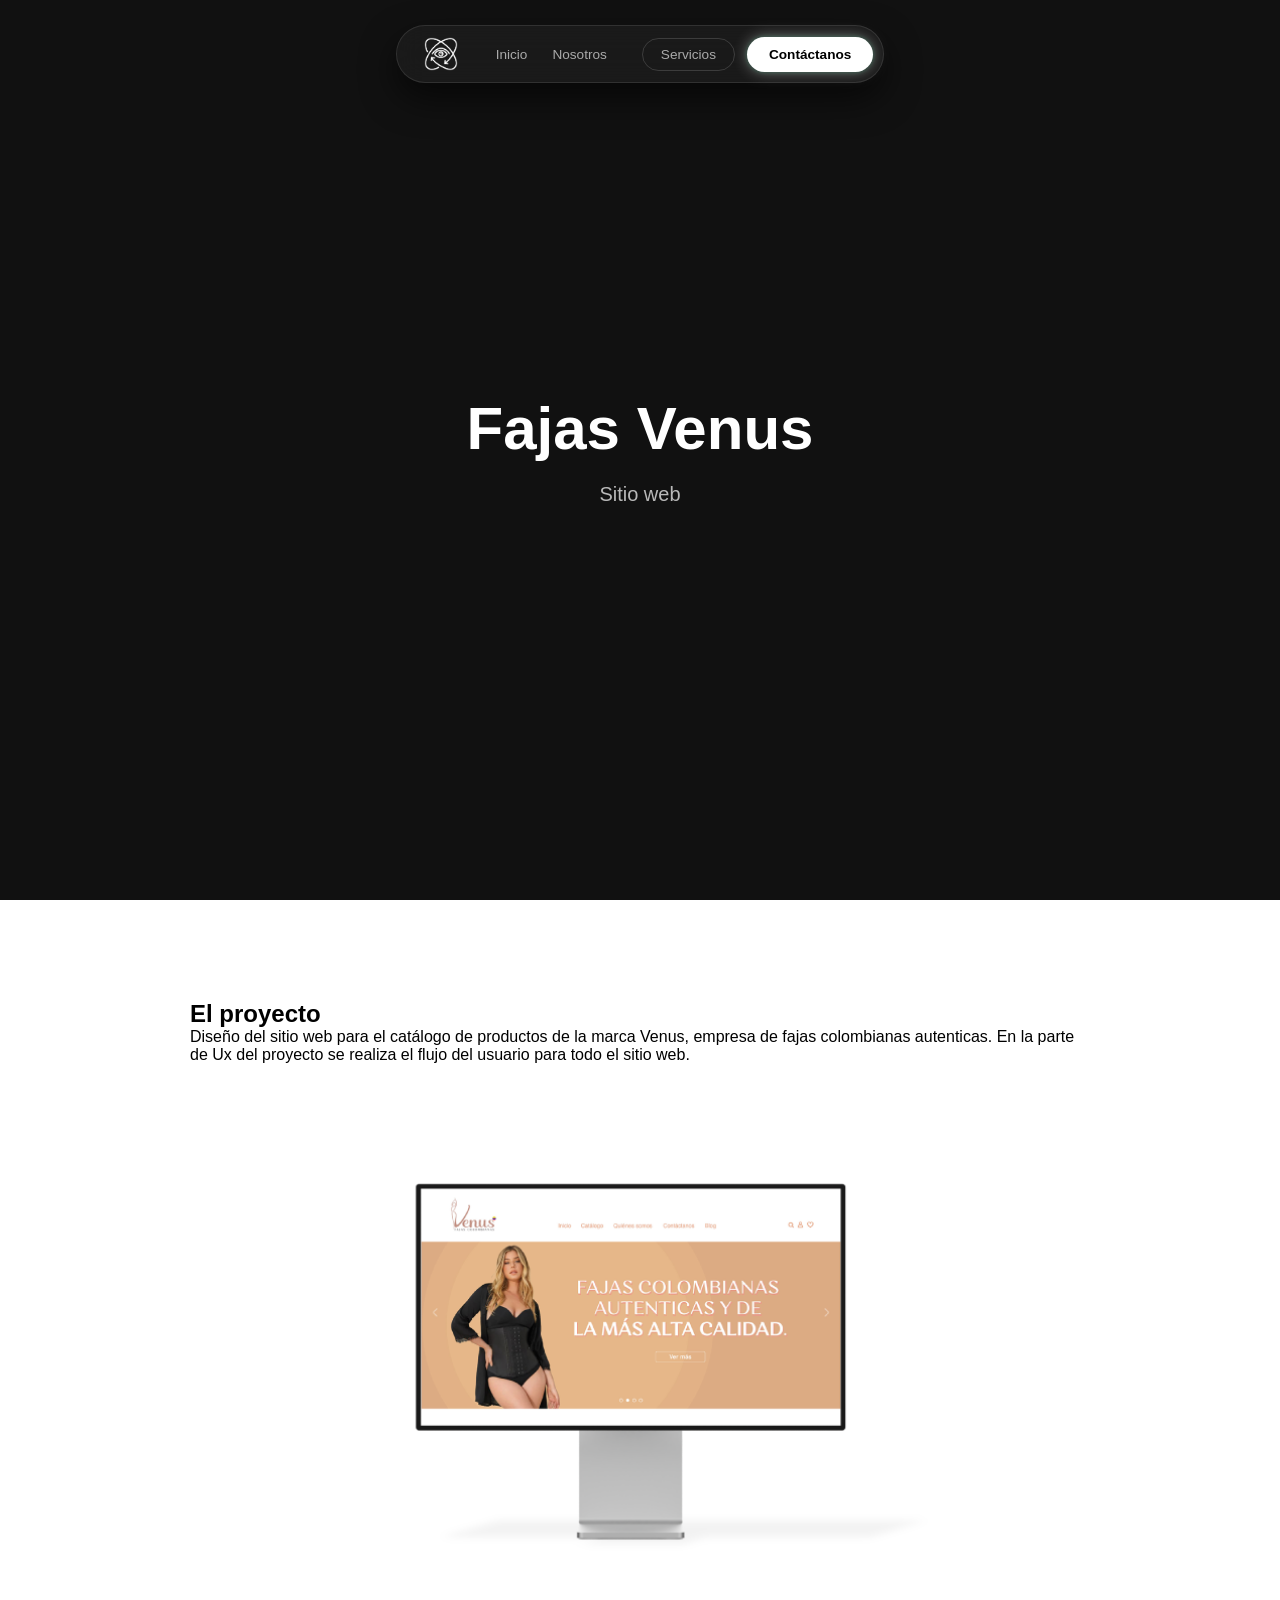
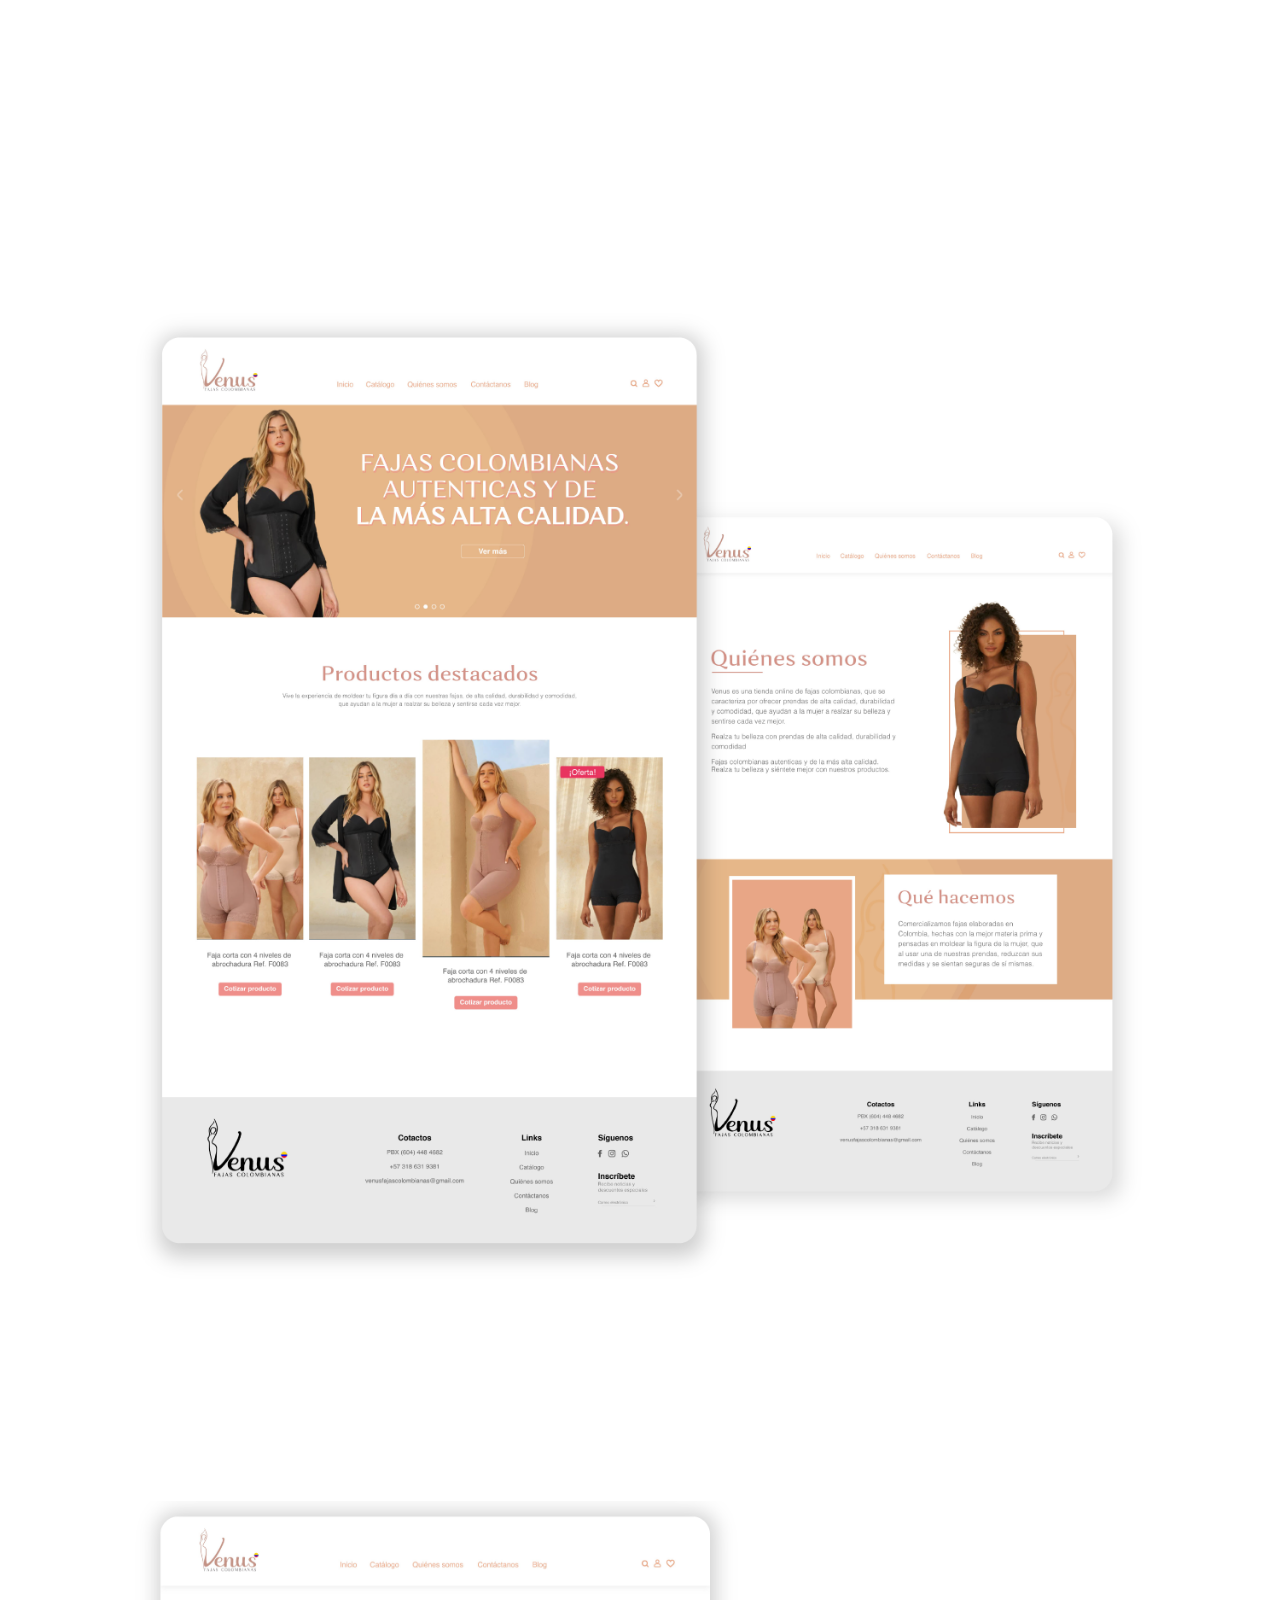
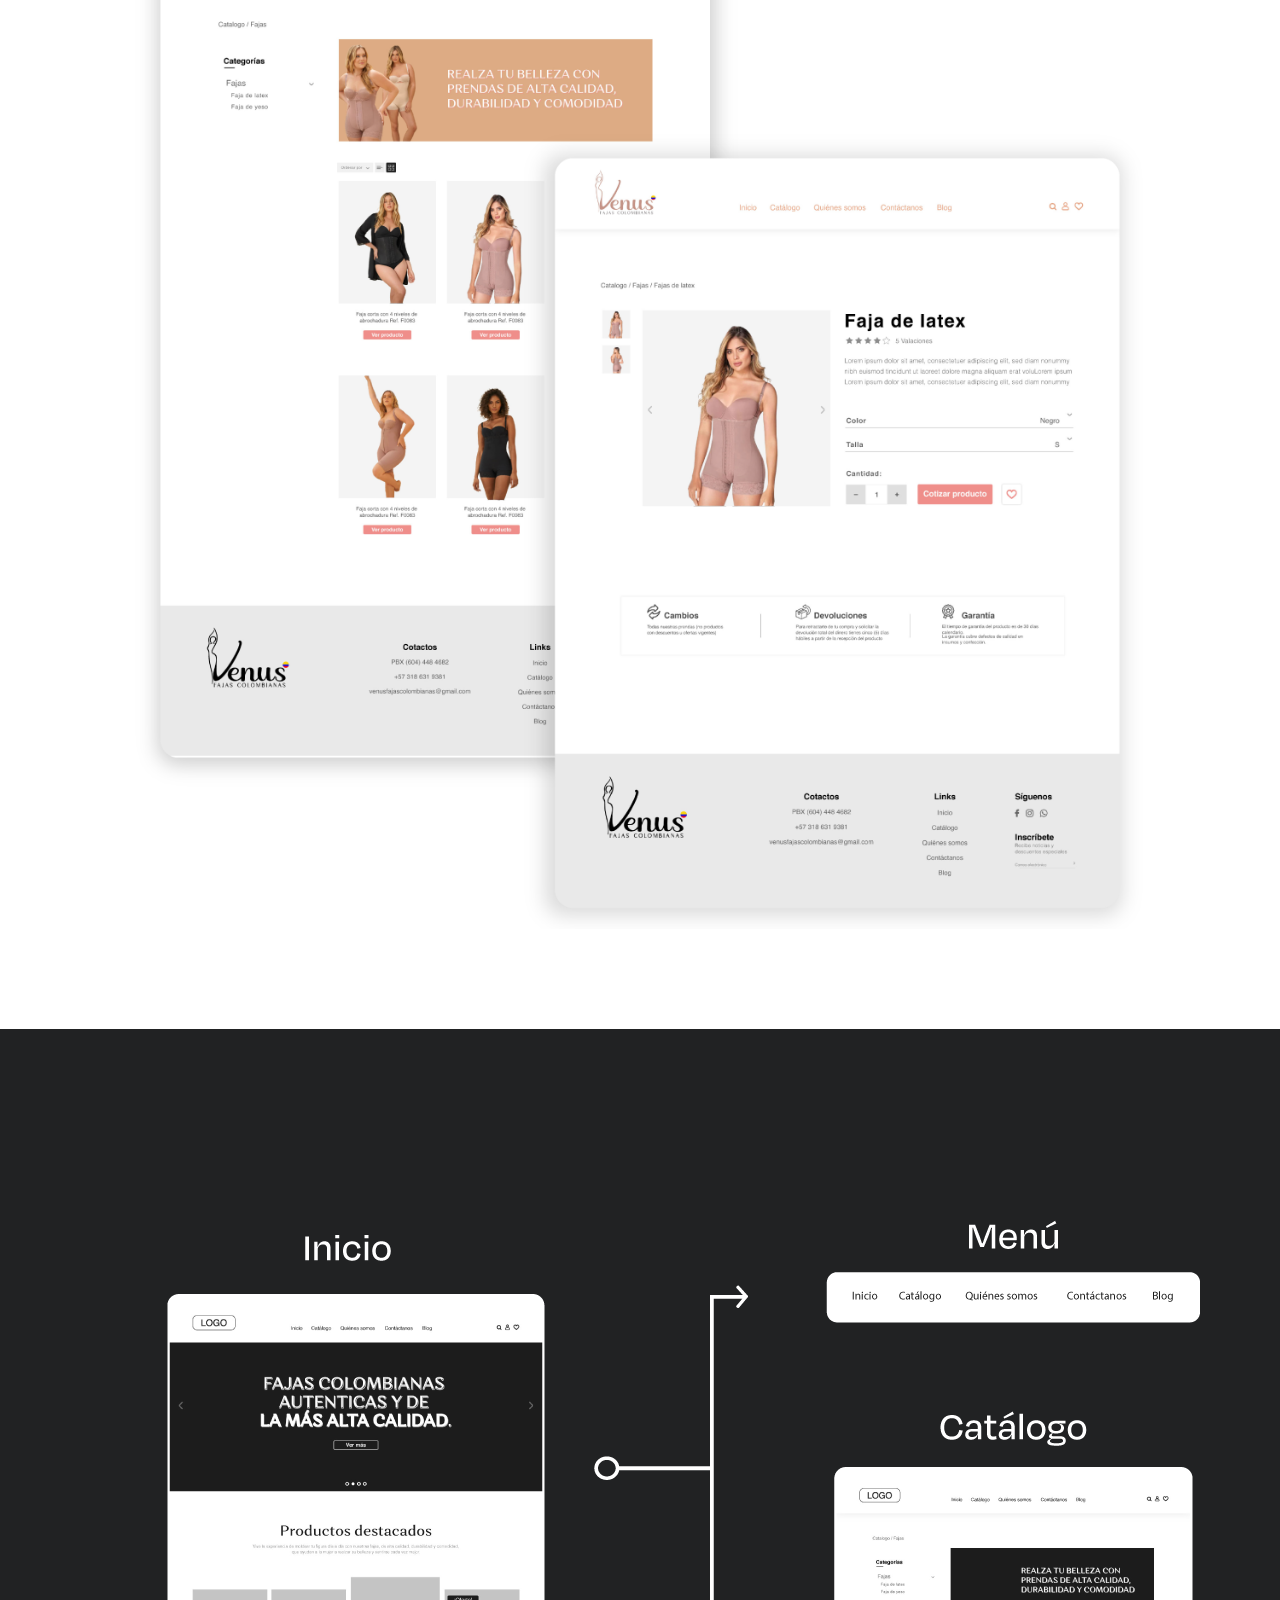
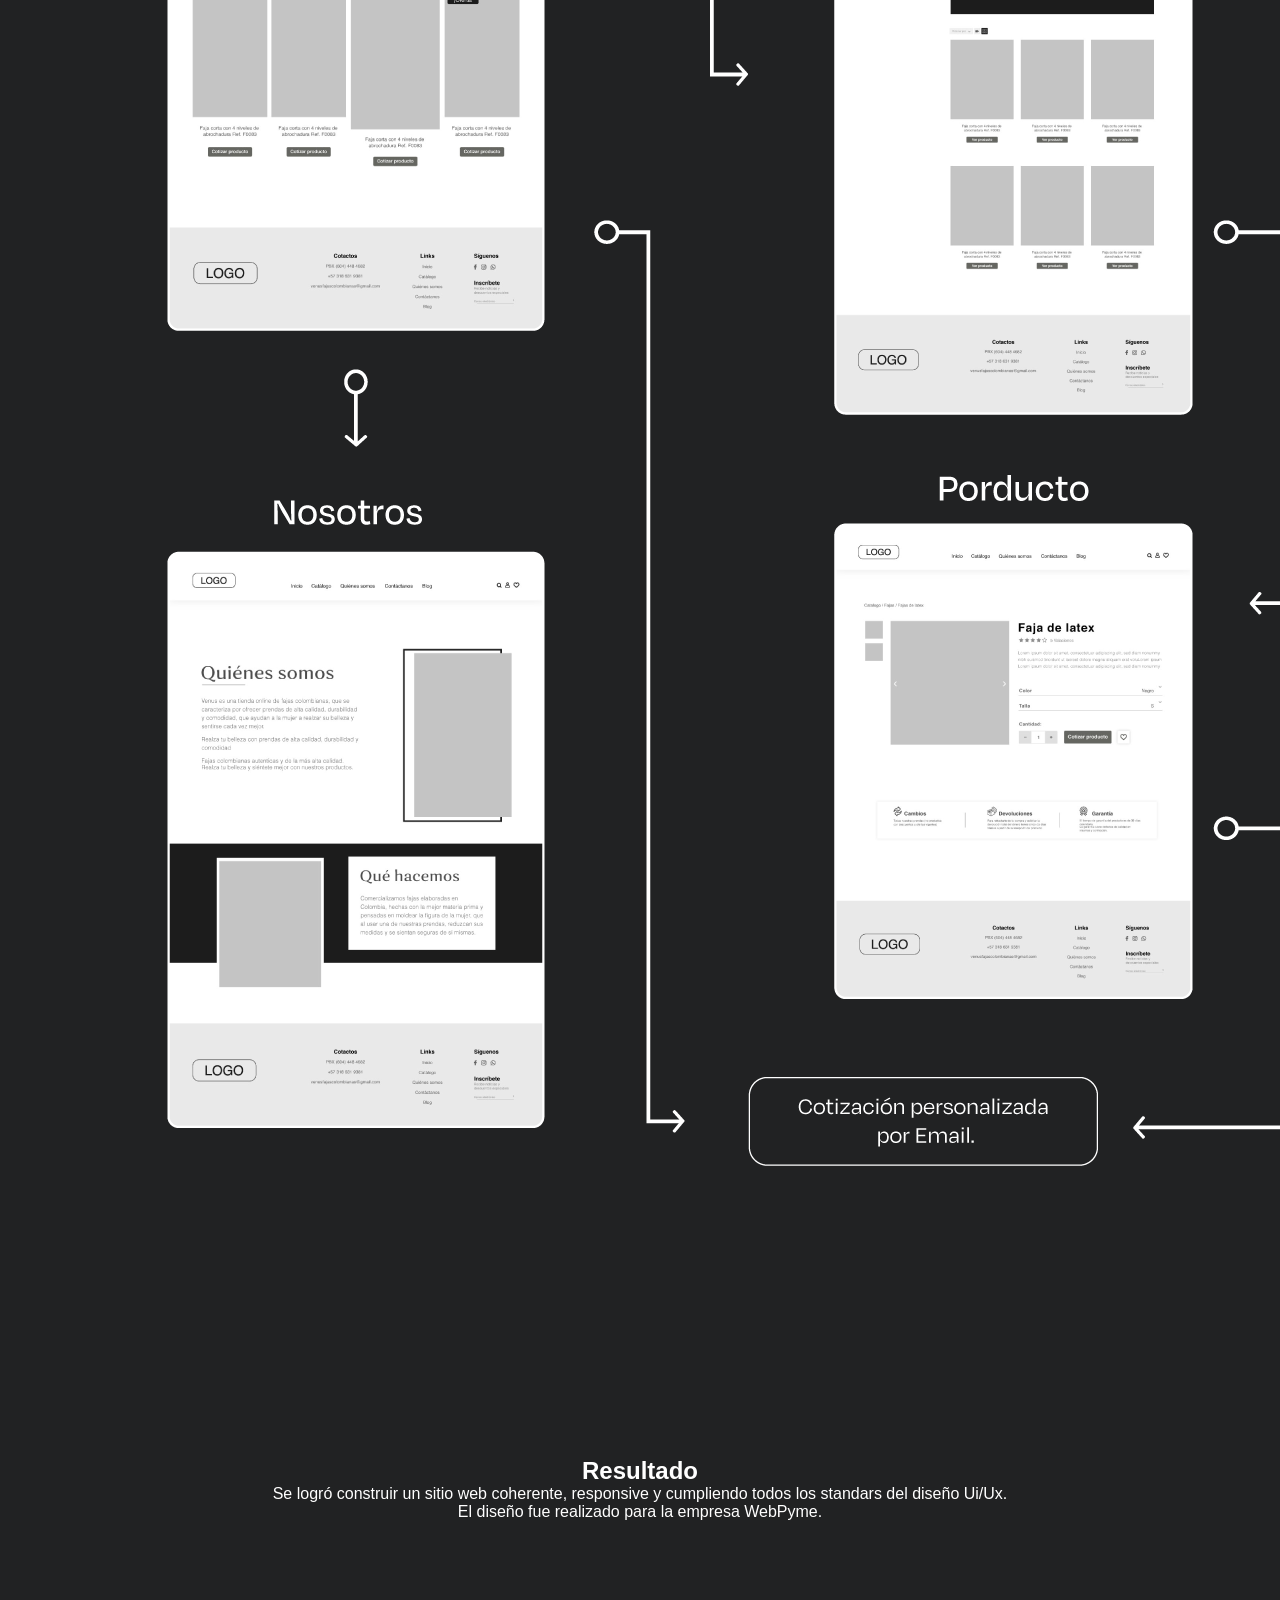
<file: Venus.html>
<!DOCTYPE html>
<html lang="es">

<head>
<meta charset="UTF-8">
<meta name="viewport" content="width=device-width, initial-scale=1.0">

<title>Fajas Venus</title>

<link rel="stylesheet" href="css/estilosVenus.css">

</head>

<body>


<header>
    <div class="nav-container">
        <div class="nav-pill">
            <div class="nav-logo">
                <img src="imagenes/icon_1.png" alt="sglow"> </div>
            <nav class="nav-links">
                <a href="https://sglow.com.co/">Inicio</a>
                <a href="https://sglow.com.co/#nosotros">Nosotros</a>
            </nav>
            <div class="nav-actions">
                <a href="https://sglow.com.co/#servicios" class="btn-signin">Servicios</a>
                <a href="https://wa.me/573122334296" class="btn-waitlist">Contáctanos</a>
            </div>
        </div>
    </div>
</header>

<!-- HERO PROYECTO -->

<section class="project-hero">

    <div class="hero-content">
        <h1>Fajas Venus</h1>
        <p>Sitio web</p>
    </div>

</section>


<!-- INTRO PROYECTO -->

<section class="project-intro">

<div class="container">

<h2>El proyecto</h2>

<p>
Diseño del sitio web para el catálogo de productos de la marca
Venus, empresa de fajas colombianas autenticas.
En la parte de Ux del proyecto se realiza el flujo del usuario para
todo el sitio web.
</p>

</div>

<!-- IMAGEN GRANDE -->

<section class="first-image">

<img src="imagenes/Venus_4.png" alt="Banner_Venus">

</section>

</section>



<section class="full-image">


<img src="imagenes/Venus_1.png" alt="Banner_Venus">

</section>


<section class="full-image">


<img src="imagenes/Venus_2.png" alt="Banner_Venus">

</section>

<section class="wireframe">


<img src="imagenes/Venus_3.png" alt="Banner_Venus">

</section>




<!-- RESULTADO -->

<section class="project-result">

<div class="container">

<h2>Resultado</h2>

<p>
Se logró construir un sitio web coherente, responsive y cumpliendo todos los standars del diseño
Ui/Ux. <br>
El diseño fue realizado para la empresa WebPyme. 
</p>

</div>

</section>






</body>
</html>
</file>
<file: css/estilosLaPiloto.css>
:root {
  --bg-color: #000;
  --text-color: #ffffff;
  --grey-text: #aaaaaa;
  --font-family: "futura-pt", sans-serif;
}

* {
  margin: 0;
  padding: 0;
  box-sizing: border-box;
}

body {
  background-color: #000;
    display: flex;
    justify-content: center;
    align-items: center;
    min-height: 100vh;
    padding: 10px; /* Menos padding para aprovechar espacio en móvil */
    color: var(--text-color);
    font-family: "futura-pt", sans-serif;
}

a {
    text-decoration: none;
    color: inherit;
    transition: all 0.3s ease;
}

/* --- NUEVA NAVEGACIÓN (Estilo Pastilla de la imagen) --- */
header {
    height: auto;
    background-color: transparent;
    position: fixed;
    top: 25px; /* Separación de la parte superior */
    width: 100%;
    z-index: 1000;
    display: flex;
    justify-content: center; /* Centra el menú horizontalmente */
}

.nav-pill {
    background: rgba(30, 30, 30, 0.7); /* Fondo oscuro translúcido */
    backdrop-filter: blur(15px); /* Efecto de desenfoque de fondo */
    -webkit-backdrop-filter: blur(15px);
    border: 1px solid rgba(255, 255, 255, 0.1);
    border-radius: 50px; /* Forma de cápsula */
    padding: 8px 10px 8px 24px;
    display: flex;
    align-items: center;
    gap: 35px;
    box-shadow: 0 15px 35px rgba(0, 0, 0, 0.6);
}

.nav-logo img {
    height: 40px;
    width: auto;
    display: block;
}

.nav-links {
    display: flex;
    gap: 25px;
}

.nav-links a {
    color: var(--grey-text);
    font-size: 0.85rem;
    font-weight: 400;
}

.nav-links a:hover {
    color: #fff;
}

.nav-actions {
    display: flex;
    align-items: center;
    gap: 12px;
}

/* Botón Sign In */
.btn-signin {
    color: var(--grey-text);
    font-size: 0.85rem;
    padding: 8px 18px;
    border: 1px solid rgba(255, 255, 255, 0.15);
    border-radius: 30px;
}

.btn-signin:hover {
    border-color: #fff;
    color: #fff;
}

/* Botón Join Waitlist (Resaltado blanco con brillo) */
.btn-waitlist {
    background: #ffffff;
    color: #000;
    font-size: 0.85rem;
    font-weight: 600;
    padding: 10px 22px;
    border-radius: 30px;
    box-shadow: 0 0 15px rgba(255, 255, 255, 0.4), 0 0 5px rgba(0, 255, 150, 0.2);
}

.btn-waitlist:hover {
    transform: translateY(-1px);
    box-shadow: 0 0 20px rgba(255, 255, 255, 0.6);
}

/* CONTENEDOR REAL */
.container {
  max-width: 1200px;
  margin: 0 auto;
  padding: 0 40px;
}

/* HERO */
/* --- Estilos Generales de la Galería --- */
.gallery-container {
    max-width: 1400px;
    width: 100%;
    display: grid;
    /* Mantenemos las 2 columnas como base para ambos dispositivos */
    grid-template-columns: 1fr 1fr; 
    gap: 10px; 
}

.gallery-text{

    grid-column: 1 / span 2;

    display: grid;
    grid-template-columns: 1fr 1.2fr;
    gap: 80px;

    margin-top: 60px;
    margin-bottom: 60px;
}

.gallery-text h1{
    color: #ffffff;
    font-size: 82px;
    font-family: var(--font-family);
    font-weight: 600;
}


.gallery-text p{
    color: #ffffff;
    font-size: 1.4rem;
    font-family: var(--font-family);
    
}

.gallery-text__right p{
    width: 100%;
    margin-bottom: 20px;
    line-height: 1.6;
    letter-spacing: 1px;
    font-size: 25px;
}



/* Estilos para las imágenes */
.gallery-item img,
.gallery-item .video-content {
    width: 100%;
    height: 100%;
    display: block;
    object-fit: cover; /* Mantiene la proporción sin estirar */
}

.video-content {
    pointer-events: none;
}

/* La imagen de arriba siempre ocupa las 2 columnas */
.item-top {
    grid-column: 1 / span 2;
}

/* =========================================
   DIAGRAMACIÓN PARA DESKTOP (Laptops y Monitores)
   ========================================= */
@media (min-width: 768px) {
    .gallery-container {
        /* La primera fila (top) mide 600px, la segunda (cards) mide 400px */
        grid-auto-rows: auto; 
        gap: 15px;
    }

    .gallery-text{
        grid-auto-rows: auto;
    }

     
}

/* =========================================
   DIAGRAMACIÓN PARA RESPONSIVE (Celulares)
   ========================================= */
@media (max-width: 767px) {

     .nav-pill {
        gap: 15px;
        padding: 6px 8px 6px 15px;
    }
    .nav-links { display: none; } /* Ocultar links en móvil para simplificar */

    .gallery-container {
        /* IMPORTANTE: Mantenemos 1fr 1fr para que sigan siendo 2 columnas abajo */
        grid-template-columns: 1fr 1fr;
        /* Reducimos las alturas para que quepa bien en la mano */
        grid-auto-rows: auto;
        gap: 8px;
    }
    
    .gallery-text{
        grid-template-columns: 1fr; /* 🔥 AHORA SÍ */
        gap: 30px;
        margin-top: 40px;

    }

    .gallery-text__left h1{
        font-size: 42px;
        line-height: 1.1;
    }

    .gallery-text__left p{
        display: none;
    }

    .gallery-text__right p{
        font-size: 16px;
        padding: 0;
    }

    .gallery-text > div{
        min-width: 0;
    }



    /* Aseguramos que la de arriba siga ocupando todo el ancho en el celular */
    .item-top {
        grid-column: 1 / span 2;
    }
}
</file>
<file: css/estilosFerTrans.css>
/* --- Variables Globales --- */
:root {
    --bg-color: #212223;
    --text-color: #1d1c1c;
    --border-color: #333333;
    --grey-text: #aaaaaa;
    --font-family: "futura-pt";
}

*{
margin:0;
padding:0;
box-sizing:border-box;
}

a {
    text-decoration: none; /* Esto es lo que quita el subrayado */
    color: inherit;
    transition: all 0.3s ease;
}

body {
    background-color: var(--bg-color);
    color: var(--text-color);
    font-family: "futura-pt", sans-serif;
    overflow-x: hidden;
}

section{
padding:100px 10%;
}

header {
    height: auto;
    background-color: transparent;
    position: fixed;
    top: 25px; /* Separación de la parte superior */
    width: 100%;
    z-index: 1000;
    display: flex;
    justify-content: center; /* Centra el menú horizontalmente */
}

.nav-pill {
    background: rgba(30, 30, 30, 0.7); /* Fondo oscuro translúcido */
    backdrop-filter: blur(15px); /* Efecto de desenfoque de fondo */
    -webkit-backdrop-filter: blur(15px);
    border: 1px solid rgba(255, 255, 255, 0.1);
    border-radius: 50px; /* Forma de cápsula */
    padding: 8px 10px 8px 24px;
    display: flex;
    align-items: center;
    gap: 35px;
    box-shadow: 0 15px 35px rgba(0, 0, 0, 0.6);
}

.nav-logo img {
    height: 40px;
    width: auto;
    display: block;
}

.nav-links {
    display: flex;
    gap: 25px;
}

.nav-links a {
    color: var(--grey-text);
    font-size: 0.85rem;
    font-weight: 400;
}

.nav-links a:hover {
    color: #fff;
}

.nav-actions {
    display: flex;
    align-items: center;
    gap: 12px;
}

/* Botón Sign In */
.btn-signin {
    color: var(--grey-text);
    font-size: 0.85rem;
    padding: 8px 18px;
    border: 1px solid rgba(255, 255, 255, 0.15);
    border-radius: 30px;
}

.btn-signin:hover {
    border-color: #fff;
    color: #fff;
}

/* Botón Join Waitlist (Resaltado blanco con brillo) */
.btn-waitlist {
    background: #ffffff;
    color: #000;
    font-size: 0.85rem;
    font-weight: 600;
    padding: 10px 22px;
    border-radius: 30px;
    box-shadow: 0 0 15px rgba(255, 255, 255, 0.4), 0 0 5px rgba(0, 255, 150, 0.2);
}

.btn-waitlist:hover {
    transform: translateY(-1px);
    box-shadow: 0 0 20px rgba(255, 255, 255, 0.6);
}

/* HERO */

.project-hero{
height:100vh;
display:flex;
align-items:center;
justify-content:center;
text-align:center;
background:#111;
}

.project-hero h1{
font-size:60px;
margin-bottom:20px;
color: white;
}

.project-hero p{
font-size:20px;
opacity:0.7;
color: white;
}

/* INTRO */

.project-intro{
background-color: white;
}

.first-image img{
width:100%;
display:block;
align-content: center;
}


/* CONTENEDOR */

.container{
max-width:900px;
margin:auto;
}

/* IMAGEN GRANDE */

.full-image img{
width:100%;
display:block;
align-content: center;
}


/* TEXTO */

.project-text p{
margin-top:20px;
line-height:1.6;
opacity:0.8;
}


/* GALERIA GRID */

.gallery-grid{
display:grid;
grid-template-columns:1fr 1fr;
gap:20px;
}

.gallery-grid img{
width:100%;
transition:0.4s;
}

.gallery-grid img:hover{
transform:scale(1.05);
}


/* SLIDER */

.gallery-slider{
display:flex;
justify-content:center;

}

.slider{
display:flex;
align-items:center;
gap:20px;
}

.slides{
width:100%;
overflow:hidden;

}

.slides img{
width:100%;
display:none;
}

.slides img.active{
display:block;
}

button{
background:none;
border:1px solid white;
color:#2d2d2d;
padding:10px 15px;
cursor:pointer;
}


/* RESULTADO */

.project-result{
text-align:center;
color: white;
}


@media (max-width:768px){

    section{
        padding:60px 20px;
    }

    .nav-pill{
        gap:15px;
        padding:6px 8px 6px 15px;
    }

    .nav-links{
        display:none;
    }

    .nav-logo img{
        height:32px;
    }

    .btn-signin,
    .btn-waitlist{
        font-size:.75rem;
        padding:8px 16px;
    }

    .project-hero{
        height:65vh;
        min-height:420px;
    }

    .project-hero h1{
        font-size:38px;
    }

    .project-hero p{
        font-size:16px;
    }

    .container{
        max-width:100%;
    }

    .container h2{
        font-size:30px;
        margin-bottom:18px;
    }

    .container p{
        font-size:16px;
        line-height:1.8;
    }

    .first-image,
    .full-image,
    .wireframe{
        padding:30px 20px;
    }

    .first-image img,
    .full-image img,
    .wireframe img{
        width:100%;
        display:block;
        border-radius:16px;
    }

    .project-result{
        padding:70px 20px;
    }
}
</file>
<file: css/estilosPB.css>
:root {
    --bg-color: #0d0d0d;
    --text-color: #ffffff;
    --border-color: #333333;
    --grey-text: #aaaaaa;
    --font-family: "futura-pt";
}

*{
margin:0;
padding:0;
box-sizing:border-box;
}

body {
    background-color: var(--bg-color);
    color: var(--text-color);
    font-family: "futura-pt", sans-serif;
    overflow-x: hidden;
}

.container {
    max-width: 1400px;
    margin: 0 auto;
    padding: 0 40px;
}

a {
    text-decoration: none;
    color: inherit;
    transition: all 0.3s ease;
}

/* --- NUEVA NAVEGACIÓN (Estilo Pastilla de la imagen) --- */
header {
    height: auto;
    background-color: transparent;
    position: fixed;
    top: 25px; /* Separación de la parte superior */
    width: 100%;
    z-index: 1000;
    display: flex;
    justify-content: center; /* Centra el menú horizontalmente */
}

.nav-pill {
    background: rgba(30, 30, 30, 0.7); /* Fondo oscuro translúcido */
    backdrop-filter: blur(15px); /* Efecto de desenfoque de fondo */
    -webkit-backdrop-filter: blur(15px);
    border: 1px solid rgba(255, 255, 255, 0.1);
    border-radius: 50px; /* Forma de cápsula */
    padding: 8px 10px 8px 24px;
    display: flex;
    align-items: center;
    gap: 35px;
    box-shadow: 0 15px 35px rgba(0, 0, 0, 0.6);
}

.nav-logo img {
    height: 40px;
    width: auto;
    display: block;
}

.nav-links {
    display: flex;
    gap: 25px;
}

.nav-links a {
    color: var(--grey-text);
    font-size: 0.85rem;
    font-weight: 400;
}

.nav-links a:hover {
    color: #fff;
}

.nav-actions {
    display: flex;
    align-items: center;
    gap: 12px;
}

/* Botón Sign In */
.btn-signin {
    color: var(--grey-text);
    font-size: 0.85rem;
    padding: 8px 18px;
    border: 1px solid rgba(255, 255, 255, 0.15);
    border-radius: 30px;
}

.btn-signin:hover {
    border-color: #fff;
    color: #fff;
}

/* Botón Join Waitlist (Resaltado blanco con brillo) */
.btn-waitlist {
    background: #ffffff;
    color: #000;
    font-size: 0.85rem;
    font-weight: 600;
    padding: 10px 22px;
    border-radius: 30px;
    box-shadow: 0 0 15px rgba(255, 255, 255, 0.4), 0 0 5px rgba(0, 255, 150, 0.2);
}

.btn-waitlist:hover {
    transform: translateY(-1px);
    box-shadow: 0 0 20px rgba(255, 255, 255, 0.6);
}

.sg-slider {
  margin-top: 120px;
  width: 100%;
  display: flex;
  flex-direction: column;
  align-items: center;
  justify-content: center;
  padding-bottom: 60px;
}
 
/* ── Título ── */
.sg-title {
  margin-bottom: 40px;
  font-size: 18px;
  letter-spacing: 4px;
  opacity: 0.7;
  font-family: "futura-pt", sans-serif;
  color: #fff;
}
 
/* ══════════════════════════════════════
   DESKTOP — slider de 3 columnas
   ══════════════════════════════════════ */
.sg-track-wrap {
  width: 100%;
  display: flex;
  align-items: center;
  justify-content: center;
  gap: 20px;
  padding: 30px 50px;
  overflow: hidden;
}
 
.sg-slide {
  position: relative;
  width: 420px;
  height: 260px;
  flex-shrink: 0;
  overflow: hidden;
  opacity: 0.4;
  transform: scale(0.82);
  transition: opacity 0.6s ease, transform 0.6s ease;
  cursor: pointer;
}
 
.sg-slide.active {
  width: 720px;
  height: 420px;
  opacity: 1;
  transform: scale(1);
}
 
.sg-slide img {
  width: 100%;
  height: 100%;
  object-fit: cover;
  transition: transform 0.4s ease, filter 0.4s ease;
  display: block;
}
 
.sg-slide:hover img {
  filter: blur(4px);
  transform: scale(1.08);
}
 
/* ── Overlay (desktop) ── */
.sg-overlay {
  position: absolute;
  inset: 0;
  display: flex;
  flex-direction: column;
  align-items: center;
  justify-content: center;
  background: rgba(0, 0, 0, 0.32);
  opacity: 0;
  transition: opacity 0.4s ease;
}
 
.sg-slide:hover .sg-overlay {
  opacity: 1;
}
 
.sg-overlay-title {
  color: #fff;
  font-size: 18px;
  font-family: "futura-pt", sans-serif;
  letter-spacing: 1px;
  margin-bottom: 14px;
}
 
.sg-overlay-btn {
  color: #fff;
  font-size: 0.85rem;
  font-family: "futura-pt", sans-serif;
  padding: 8px 20px;
  border: 1px solid rgba(255, 255, 255, 0.4);
  border-radius: 30px;
  text-decoration: none;
  transition: background 0.3s, color 0.3s;
}
 
.sg-overlay-btn:hover {
  background: #fff;
  color: #000;
}
 
/* ── Dots ── */
.sg-dots {
  display: flex;
  gap: 10px;
  margin-top: 30px;
}
 
.sg-dot {
  width: 10px;
  height: 10px;
  border-radius: 50%;
  background: #555;
  border: none;
  cursor: pointer;
  padding: 0;
  transition: background 0.3s;
}
 
.sg-dot.active {
  background: #fff;
}
 
/* ── Responsive intermedio ── */
@media (max-width: 900px) {
  .sg-slide.active {
    width: 520px;
    height: 320px;
  }
  .sg-slide {
    width: 260px;
    height: 160px;
  }
}
 
/* ══════════════════════════════════════
   MÓVIL — un solo slide a la vez
   Arquitectura: position absolute + opacity
   Sin translateX = sin bug de posición inicial
   ══════════════════════════════════════ */
@media (max-width: 768px) {

  .nav-pill {
        gap: 15px;
        padding: 6px 8px 6px 15px;
    }
    .nav-links { display: none; } /* Ocultar links en móvil para simplificar */
    
 
  .sg-slider {
    margin-top: 0;
    padding-top: 110px;
    padding-bottom: 50px;
    min-height: 100svh;
    justify-content: center;
  }
 
  .sg-title {
    margin-bottom: 28px;
    font-size: 15px;
    letter-spacing: 3px;
  }
 
  /* El wrapper define el espacio — los slides se apilan dentro */
  .sg-track-wrap {
    position: relative;          /* contiene los absolutos */
    width: calc(100% - 40px);    /* margen 20px por lado */
    max-width: 480px;
    aspect-ratio: 3 / 4;        /* tarjeta vertical, más larga */
    padding: 0;
    overflow: hidden;
    border-radius: 22px;         /* esquinas redondeadas */
    gap: 0;
  }
 
  /* Todos los slides se apilan en la misma posición */
  .sg-slide,
  .sg-slide.active {
    position: absolute;
    inset: 0;
    width: 100%;
    height: 100%;
    transform: scale(1) !important;
    opacity: 0;
    transition: opacity 0.6s ease;
    cursor: default;
    border-radius: 22px;
  }
 
  /* Solo el activo es visible */
  .sg-slide.active {
    opacity: 1;
    z-index: 1;
  }
 
  .sg-slide img {
    border-radius: 22px;
    filter: none !important;
    transform: scale(1) !important;
  }
 
  /* En móvil el overlay siempre visible (no requiere hover) */
  .sg-overlay {
    opacity: 1;
    border-radius: 22px;
    background: linear-gradient(
      to top,
      rgba(0, 0, 0, 0.65) 0%,
      rgba(0, 0, 0, 0.1) 50%,
      transparent 100%
    );
    justify-content: flex-end;
    padding-bottom: 28px;
  }
 
  .sg-overlay-title {
    font-size: 20px;
    margin-bottom: 12px;
  }
 
  .sg-dots {
    margin-top: 22px;
  }
}
</file>
<file: css/estilosSthil.css>
/* --- Variables Globales --- */
:root {
    --bg-color: #ffffff;
    --text-color: #000000;
    --border-color: #333333;
    --grey-text: #aaaaaa;
    --font-family: "futura-pt";
}

*{
margin:0;
padding:0;
box-sizing:border-box;
}

a {
    text-decoration: none; /* Esto es lo que quita el subrayado */
    color: inherit;
    transition: all 0.3s ease;
}

body {
    background-color: var(--bg-color);
    color: var(--text-color);
    font-family: "futura-pt", sans-serif;
    overflow-x: hidden;
}

section{
padding:100px 10%;
}

header {
    height: auto;
    background-color: transparent;
    position: fixed;
    top: 25px; /* Separación de la parte superior */
    width: 100%;
    z-index: 1000;
    display: flex;
    justify-content: center; /* Centra el menú horizontalmente */
}

.nav-pill {
    background: rgba(30, 30, 30, 0.7); /* Fondo oscuro translúcido */
    backdrop-filter: blur(15px); /* Efecto de desenfoque de fondo */
    -webkit-backdrop-filter: blur(15px);
    border: 1px solid rgba(255, 255, 255, 0.1);
    border-radius: 50px; /* Forma de cápsula */
    padding: 8px 10px 8px 24px;
    display: flex;
    align-items: center;
    gap: 35px;
    box-shadow: 0 15px 35px rgba(0, 0, 0, 0.6);
}

.nav-logo img {
    height: 40px;
    width: auto;
    display: block;
}

.nav-links {
    display: flex;
    gap: 25px;
}

.nav-links a {
    color: var(--grey-text);
    font-size: 0.85rem;
    font-weight: 400;
}

.nav-links a:hover {
    color: #fff;
}

.nav-actions {
    display: flex;
    align-items: center;
    gap: 12px;
}

/* Botón Sign In */
.btn-signin {
    color: var(--grey-text);
    font-size: 0.85rem;
    padding: 8px 18px;
    border: 1px solid rgba(255, 255, 255, 0.15);
    border-radius: 30px;
}

.btn-signin:hover {
    border-color: #fff;
    color: #fff;
}

/* Botón Join Waitlist (Resaltado blanco con brillo) */
.btn-waitlist {
    background: #ffffff;
    color: #000;
    font-size: 0.85rem;
    font-weight: 600;
    padding: 10px 22px;
    border-radius: 30px;
    box-shadow: 0 0 15px rgba(255, 255, 255, 0.4), 0 0 5px rgba(0, 255, 150, 0.2);
}

.btn-waitlist:hover {
    transform: translateY(-1px);
    box-shadow: 0 0 20px rgba(255, 255, 255, 0.6);
}

/* HERO */

.project-hero{
height:100vh;
display:flex;
align-items:center;
justify-content:center;
text-align:center;
background:#111;
}

.project-hero h1{
font-size:60px;
margin-bottom:20px;
color: white;
}

.project-hero p{
font-size:20px;
opacity:0.7;
color: white;
}

/* INTRO */



.first-image img{
width:100%;
display:block;
align-content: center;
}


/* CONTENEDOR */

.container{
max-width:900px;
margin:auto;
}

/* IMAGEN GRANDE */

.full-image img{
width:100%;
display:block;
align-content: center;
}

.wireframe {
background-color: #212223;

}



/* TEXTO */

.project-text p{
margin-top:20px;
line-height:1.6;
opacity:0.8;
}


/* GALERIA GRID */

.gallery-grid{
display:grid;
grid-template-columns:1fr 1fr;
gap:20px;
}

.gallery-grid img{
width:100%;
transition:0.4s;
}

.gallery-grid img:hover{
transform:scale(1.05);
}


/* SLIDER */

.gallery-slider{
display:flex;
justify-content:center;

}

.slider{
display:flex;
align-items:center;
gap:20px;
}

.slides{
width:100%;
overflow:hidden;

}

.slides img{
width:100%;
display:none;
}

.slides img.active{
display:block;
}

button{
background:none;
border:1px solid white;
color:#2d2d2d;
padding:10px 15px;
cursor:pointer;
}


/* RESULTADO */

.project-result{
background-color: #212223;
text-align:center;
color: white;
}


@media (max-width:768px){

    section{
        padding:60px 20px;
    }

    .nav-pill{
        gap:15px;
        padding:6px 8px 6px 15px;
    }

    .nav-links{
        display:none;
    }

    .nav-logo img{
        height:32px;
    }

    .btn-signin,
    .btn-waitlist{
        font-size:.75rem;
        padding:8px 16px;
    }

    .project-hero{
        height:65vh;
        min-height:420px;
    }

    .project-hero h1{
        font-size:38px;
    }

    .project-hero p{
        font-size:16px;
    }

    .container{
        max-width:100%;
    }

    .container h2{
        font-size:30px;
        margin-bottom:18px;
    }

    .container p{
        font-size:16px;
        line-height:1.8;
    }

    .first-image,
    .full-image,
    .wireframe{
        padding:30px 20px;
    }

    .first-image img,
    .full-image img,
    .wireframe img{
        width:100%;
        display:block;
        border-radius:16px;
    }

    .project-result{
        padding:70px 20px;
    }
}
</file>
<file: css/estilosVenus.css>
/* --- Variables Globales --- */
:root {
    --bg-color: #ffffff;
    --text-color: #000000;
    --border-color: #333333;
    --grey-text: #aaaaaa;
    --font-family: "futura-pt";
}

*{
margin:0;
padding:0;
box-sizing:border-box;
}

a {
    text-decoration: none; /* Esto es lo que quita el subrayado */
    color: inherit;
    transition: all 0.3s ease;
}

body {
    background-color: var(--bg-color);
    color: var(--text-color);
    font-family: "futura-pt", sans-serif;
    overflow-x: hidden;
}

section{
padding:100px 10%;
}

header {
    height: auto;
    background-color: transparent;
    position: fixed;
    top: 25px; /* Separación de la parte superior */
    width: 100%;
    z-index: 1000;
    display: flex;
    justify-content: center; /* Centra el menú horizontalmente */
}

.nav-pill {
    background: rgba(30, 30, 30, 0.7); /* Fondo oscuro translúcido */
    backdrop-filter: blur(15px); /* Efecto de desenfoque de fondo */
    -webkit-backdrop-filter: blur(15px);
    border: 1px solid rgba(255, 255, 255, 0.1);
    border-radius: 50px; /* Forma de cápsula */
    padding: 8px 10px 8px 24px;
    display: flex;
    align-items: center;
    gap: 35px;
    box-shadow: 0 15px 35px rgba(0, 0, 0, 0.6);
}

.nav-logo img {
    height: 40px;
    width: auto;
    display: block;
}

.nav-links {
    display: flex;
    gap: 25px;
}

.nav-links a {
    color: var(--grey-text);
    font-size: 0.85rem;
    font-weight: 400;
}

.nav-links a:hover {
    color: #fff;
}

.nav-actions {
    display: flex;
    align-items: center;
    gap: 12px;
}

/* Botón Sign In */
.btn-signin {
    color: var(--grey-text);
    font-size: 0.85rem;
    padding: 8px 18px;
    border: 1px solid rgba(255, 255, 255, 0.15);
    border-radius: 30px;
}

.btn-signin:hover {
    border-color: #fff;
    color: #fff;
}

/* Botón Join Waitlist (Resaltado blanco con brillo) */
.btn-waitlist {
    background: #ffffff;
    color: #000;
    font-size: 0.85rem;
    font-weight: 600;
    padding: 10px 22px;
    border-radius: 30px;
    box-shadow: 0 0 15px rgba(255, 255, 255, 0.4), 0 0 5px rgba(0, 255, 150, 0.2);
}

.btn-waitlist:hover {
    transform: translateY(-1px);
    box-shadow: 0 0 20px rgba(255, 255, 255, 0.6);
}

/* HERO */

.project-hero{
height:100vh;
display:flex;
align-items:center;
justify-content:center;
text-align:center;
background:#111;
}

.project-hero h1{
font-size:60px;
margin-bottom:20px;
color: white;
}

.project-hero p{
font-size:20px;
opacity:0.7;
color: white;
}

/* INTRO */



.first-image img{
width:100%;
display:block;
align-content: center;
}


/* CONTENEDOR */

.container{
max-width:900px;
margin:auto;
}

/* IMAGEN GRANDE */

.full-image img{
width:100%;
display:block;
align-content: center;
}

.wireframe {
background-color: #212223;

}



/* TEXTO */

.project-text p{
margin-top:20px;
line-height:1.6;
opacity:0.8;
}


/* GALERIA GRID */

.gallery-grid{
display:grid;
grid-template-columns:1fr 1fr;
gap:20px;
}

.gallery-grid img{
width:100%;
transition:0.4s;
}

.gallery-grid img:hover{
transform:scale(1.05);
}


/* SLIDER */

.gallery-slider{
display:flex;
justify-content:center;

}

.slider{
display:flex;
align-items:center;
gap:20px;
}

.slides{
width:100%;
overflow:hidden;

}

.slides img{
width:100%;
display:none;
}

.slides img.active{
display:block;
}

button{
background:none;
border:1px solid white;
color:#2d2d2d;
padding:10px 15px;
cursor:pointer;
}


/* RESULTADO */

.project-result{
background-color: #212223;
text-align:center;
color: white;
}


@media (max-width:768px){

    section{
        padding:60px 20px;
    }

    .nav-pill{
        gap:15px;
        padding:6px 8px 6px 15px;
    }

    .nav-links{
        display:none;
    }

    .nav-logo img{
        height:32px;
    }

    .btn-signin,
    .btn-waitlist{
        font-size:.75rem;
        padding:8px 16px;
    }

    .project-hero{
        height:65vh;
        min-height:420px;
    }

    .project-hero h1{
        font-size:38px;
    }

    .project-hero p{
        font-size:16px;
    }

    .container{
        max-width:100%;
    }

    .container h2{
        font-size:30px;
        margin-bottom:18px;
    }

    .container p{
        font-size:16px;
        line-height:1.8;
    }

    .first-image,
    .full-image,
    .wireframe{
        padding:30px 20px;
    }

    .first-image img,
    .full-image img,
    .wireframe img{
        width:100%;
        display:block;
        border-radius:16px;
    }

    .project-result{
        padding:70px 20px;
    }
}
</file>
